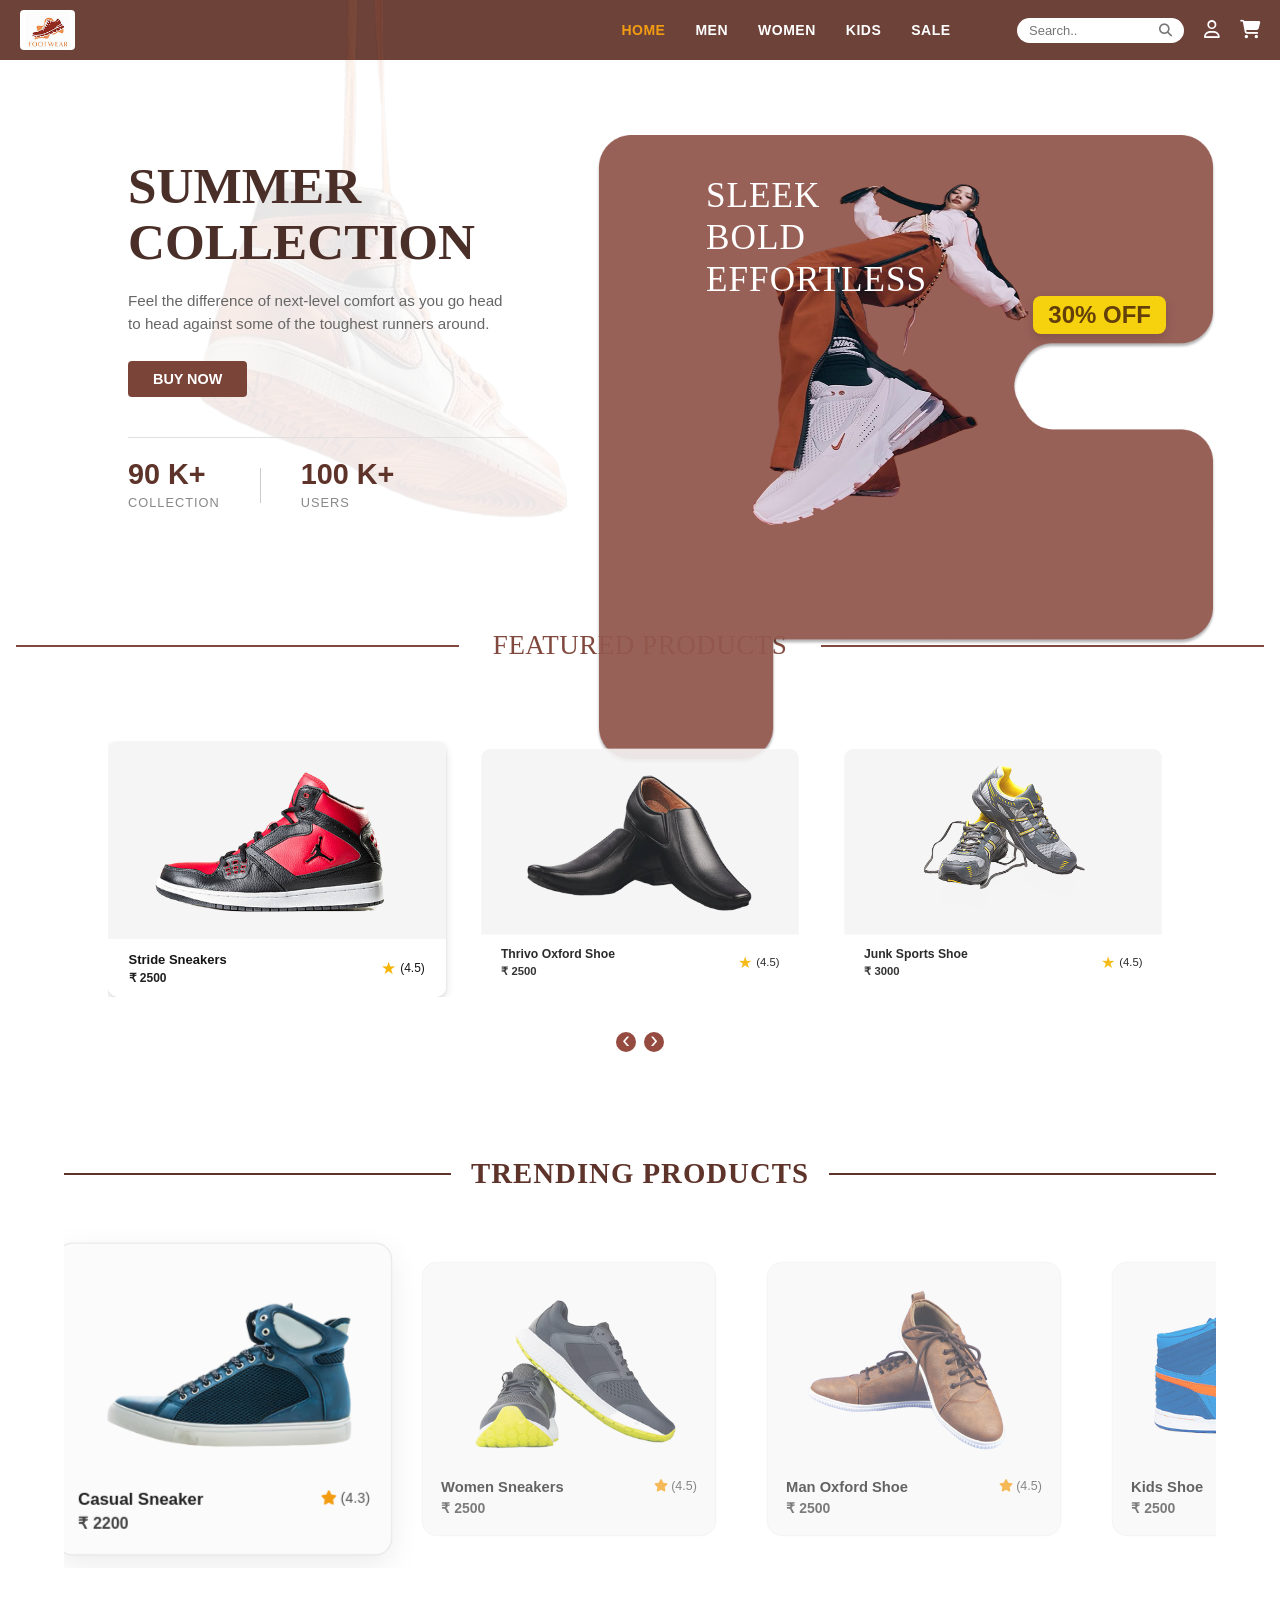
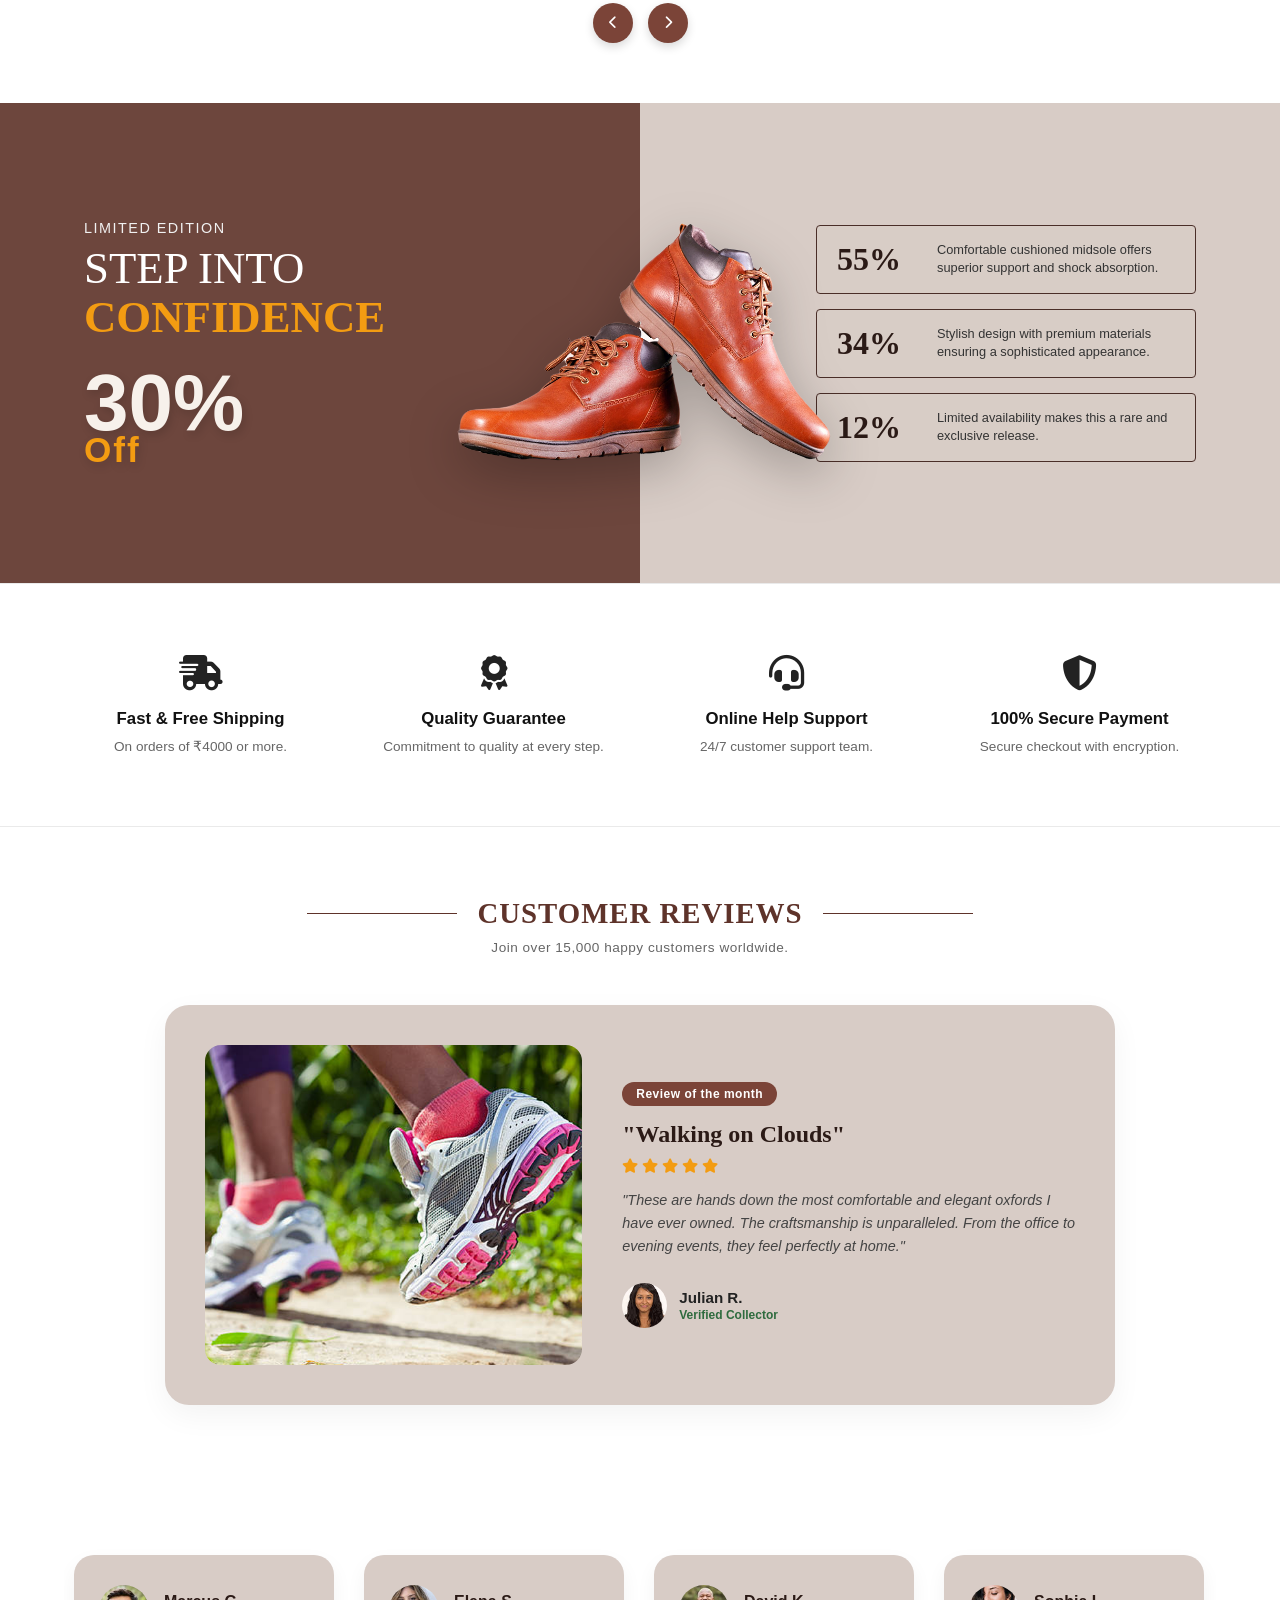
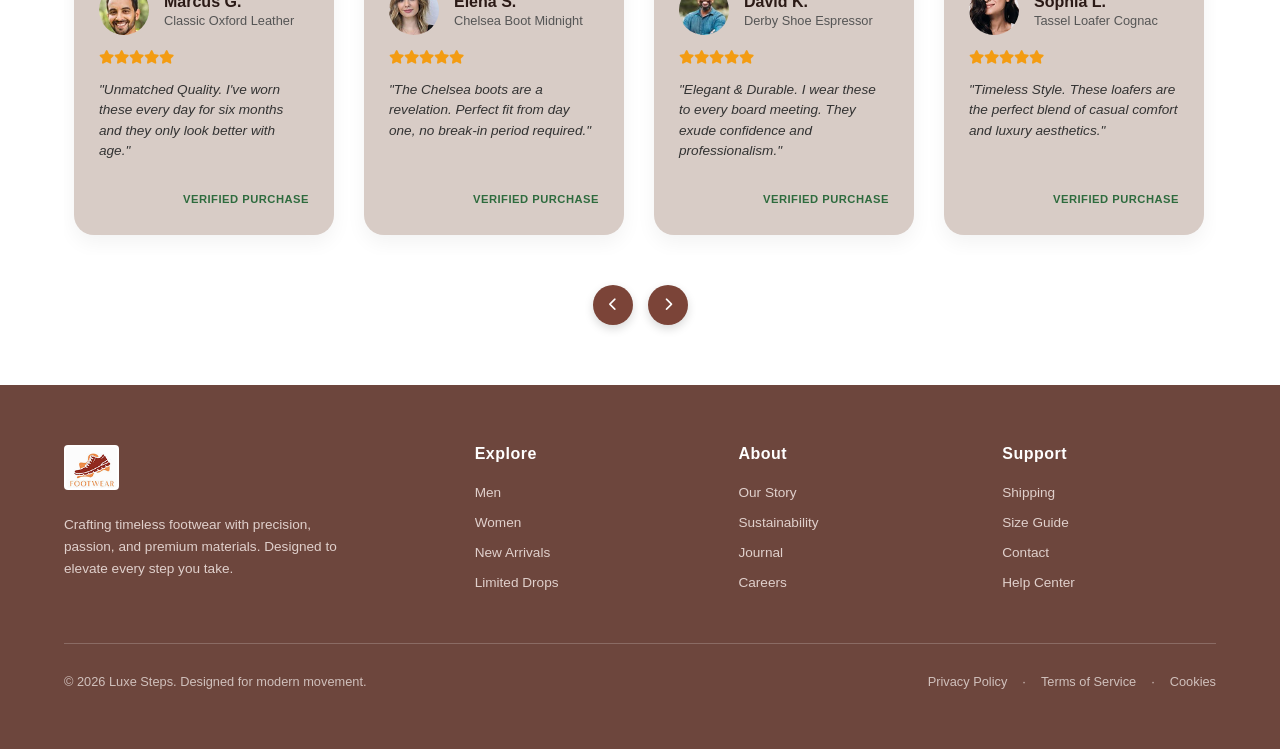
<file: index.html>
<!DOCTYPE html>
<html lang="en">

<head>
    <meta charset="UTF-8">
    <meta name="viewport" content="width=device-width, initial-scale=1.0">
    <title>Footwear</title>

    <link rel="stylesheet" href="https://cdnjs.cloudflare.com/ajax/libs/font-awesome/6.4.0/css/all.min.css">
    <link rel="stylesheet" href="style.css">
</head>

<body>
    <header class="header">
        <div class="header-container">
            <div class="logo">
                <a href="index.html">
                    <img src="Image/image32.png" alt="Footwear Logo">
                </a>
            </div>

            <nav class="navbar" id="navbar">
                <ul class="nav-links">
                    <li><a href="index.html" class="active">HOME</a></li>
                    <li><a href="men.html">MEN</a></li>
                    <li><a href="women.html">WOMEN</a></li>
                    <li><a href="kids.html">KIDS</a></li>
                    <li><a href="sale.html">SALE</a></li>
                </ul>
            </nav>

            <div class="header-right">
                <div class="search-box">
                    <input type="text" placeholder="Search..">
                    <button type="submit"><i class="fa-solid fa-magnifying-glass"></i></button>
                </div>
                <a href="#" class="icon-link"><i class="fa-regular fa-user"></i></a>
                <a href="#" class="icon-link"><i class="fa-solid fa-cart-shopping"></i></a>

                <div class="hamburger" id="hamburger">
                    <i class="fa-solid fa-bars"></i>
                </div>
            </div>
        </div>
    </header>

    <main>

        <section class="hero-section">
            <img src="Image/image14.png" alt="">
            <div class="hero-left">
                <h1>SUMMER<br>COLLECTION</h1>
                <p>Feel the difference of next-level comfort as you go head to head against some of the toughest
                    runners around.</p>
                <button class="buy-btn">BUY NOW</button>

                <div class="hero-stats">
                    <div class="stat-item">
                        <h3>90 K+</h3>
                        <p>COLLECTION</p>
                    </div>
                    <div class="stat-divider"></div>
                    <div class="stat-item">
                        <h3>100 K+</h3>
                        <p>USERS</p>
                    </div>
                </div>
            </div>

            <div class="hero-right">
                <img src="Image/Rectangle3353.png" alt="">
                <div class="hero-card">
                    <img src="Image/Rectangle.png" alt="">
                    <h2>SLEEK<br>BOLD<br>EFFORTLESS</h2>
                    <div class="discount-badge">30% OFF</div>
                </div>
            </div>
        </section>



        <section class="featured-products">


            <div class="featured-heading">
                <span></span>
                <h2>FEATURED PRODUCTS</h2>
                <span></span>
            </div>

            <div class="product-slider">
                <div class="product-track" id="productTrack">

                    <div class="product-card">
                        <div class="product-image">
                            <img src="Image/image11.png" alt="Stride Sneakers">
                        </div>

                        <div class="product-info">
                            <div>
                                <h3>Stride Sneakers</h3>
                                <p>₹ 2500</p>
                            </div>

                            <div class="rating">
                                <span class="star">★</span>
                                <span>(4.5)</span>
                            </div>
                        </div>
                    </div>

                    <div class="product-card active">
                        <div class="product-image">
                            <img src="Image/image13.png" alt="Thrivo Oxford Shoe">
                        </div>

                        <div class="product-info">
                            <div>
                                <h3>Thrivo Oxford Shoe</h3>
                                <p>₹ 2500</p>
                            </div>

                            <div class="rating">
                                <span class="star">★</span>
                                <span>(4.5)</span>
                            </div>
                        </div>
                    </div>

                    <div class="product-card">
                        <div class="product-image">
                            <img src="Image/image12.png" alt="Junk Sports Shoe">
                        </div>

                        <div class="product-info">
                            <div>
                                <h3>Junk Sports Shoe</h3>
                                <p>₹ 3000</p>
                            </div>

                            <div class="rating">
                                <span class="star">★</span>
                                <span>(4.5)</span>
                            </div>
                        </div>
                    </div>

                    <div class="product-card">
                        <div class="product-image">
                            <img src="Image/image64.png" alt="Women Sports Shoe">
                        </div>

                        <div class="product-info">
                            <div>
                                <h3>Women Sports Shoe</h3>
                                <p>₹ 3000</p>
                            </div>

                            <div class="rating">
                                <span class="star">★</span>
                                <span>(4.5)</span>
                            </div>
                        </div>
                    </div>

                    <div class="product-card">
                        <div class="product-image">
                            <img src="Image/image65.png" alt="Men Sports Shoe">
                        </div>

                        <div class="product-info">
                            <div>
                                <h3>Men Sports Shoe</h3>
                                <p>₹ 3000</p>
                            </div>

                            <div class="rating">
                                <span class="star">★</span>
                                <span>(4.5)</span>
                            </div>
                        </div>
                    </div>

                </div>
            </div>

            <div class="slider-controls">
                <button class="slider-btn prev" id="prevBtn">
                    <span>‹</span>
                </button>

                <button class="slider-btn next" id="nextBtn">
                    <span>›</span>
                </button>
            </div>

        </section>

        <section class="trending-section">
            <h2 class="trending-title">TRENDING PRODUCTS</h2>

            <div class="trending-slider-container">
                <div class="trending-track" id="trendingTrack">

                    <div class="trending-card">
                        <div class="trending-image">
                            <img src="Image/image66.png" alt="Casual Sneaker">
                        </div>
                        <div class="trending-info">
                            <div>
                                <div class="trending-name">Casual Sneaker</div>
                                <div class="trending-price">₹ 2200</div>
                            </div>
                            <div class="trending-rating">
                                <i class="fa-solid fa-star"></i> (4.3)
                            </div>
                        </div>
                    </div>

                    <div class="trending-card">
                        <div class="trending-image">
                            <img src="Image/image27.png" alt="Women Sneakers">
                        </div>
                        <div class="trending-info">
                            <div>
                                <div class="trending-name">Women Sneakers</div>
                                <div class="trending-price">₹ 2500</div>
                            </div>
                            <div class="trending-rating">
                                <i class="fa-solid fa-star"></i> (4.5)
                            </div>
                        </div>
                    </div>

                    <div class="trending-card active-card">
                        <div class="trending-image">
                            <img src="Image/image25.png" alt="Man Oxford Shoe">
                        </div>
                        <div class="trending-info">
                            <div>
                                <div class="trending-name">Man Oxford Shoe</div>
                                <div class="trending-price">₹ 2500</div>
                            </div>
                            <div class="trending-rating">
                                <i class="fa-solid fa-star"></i> (4.5)
                            </div>
                        </div>
                    </div>

                    <div class="trending-card">
                        <div class="trending-image">
                            <img src="Image/image26.png" alt="Kids Shoe">
                        </div>
                        <div class="trending-info">
                            <div>
                                <div class="trending-name">Kids Shoe</div>
                                <div class="trending-price">₹ 2500</div>
                            </div>
                            <div class="trending-rating">
                                <i class="fa-solid fa-star"></i> (4.5)
                            </div>
                        </div>
                    </div>

                    <div class="trending-card">
                        <div class="trending-image">
                            <img src="Image/image11.png" alt="Kids Sneaker">
                        </div>
                        <div class="trending-info">
                            <div>
                                <div class="trending-name">Kids Sneaker</div>
                                <div class="trending-price">₹ 2500</div>
                            </div>
                            <div class="trending-rating">
                                <i class="fa-solid fa-star"></i> (4.5)
                            </div>
                        </div>
                    </div>
                </div>
            </div>

            <div class="trending-controls">
                <button class="trending-btn" id="trendingPrev"><i class="fa-solid fa-chevron-left"></i></button>
                <button class="trending-btn" id="trendingNext"><i class="fa-solid fa-chevron-right"></i></button>
            </div>
        </section>

        <section class="promo-section">

            <div class="promo-left">
                <div class="limited-edition">Limited Edition</div>
                <h2>STEP INTO<br><span>CONFIDENCE</span></h2>

                <div class="discount-graphic">
                    30%
                    <span class="off-text">Off</span>
                </div>
            </div>

            <div class="promo-center-image">
                <img src="Image/image4.png" alt="Leather Boots">
            </div>

            <div class="promo-right">
                <div class="feature-box">
                    <h3>55%</h3>
                    <p>Comfortable cushioned midsole offers superior support and shock absorption.</p>
                </div>
                <div class="feature-box">
                    <h3>34%</h3>
                    <p>Stylish design with premium materials ensuring a sophisticated appearance.</p>
                </div>
                <div class="feature-box">
                    <h3>12%</h3>
                    <p>Limited availability makes this a rare and exclusive release.</p>
                </div>
            </div>
        </section>

        <section class="features-section">

            <div class="feature-item">
                <div class="feature-icon">
                    <i class="fa-solid fa-truck-fast"></i>
                </div>
                <div class="feature-title">Fast & Free Shipping</div>
                <div class="feature-desc">On orders of ₹4000 or more.</div>
            </div>

            <div class="feature-item">
                <div class="feature-icon">
                    <i class="fa-solid fa-award"></i>
                </div>
                <div class="feature-title">Quality Guarantee</div>
                <div class="feature-desc">Commitment to quality at every step.</div>
            </div>

            <div class="feature-item">
                <div class="feature-icon">
                    <i class="fa-solid fa-headset"></i>
                </div>
                <div class="feature-title">Online Help Support</div>
                <div class="feature-desc">24/7 customer support team.</div>
            </div>

            <div class="feature-item">
                <div class="feature-icon">
                    <i class="fa-solid fa-shield-halved"></i>
                </div>
                <div class="feature-title">100% Secure Payment</div>
                <div class="feature-desc">Secure checkout with encryption.</div>
            </div>
        </section>

        <section class="reviews-section">
            <div class="reviews-title-container">
                <h2 class="reviews-title">CUSTOMER REVIEWS</h2>
                <div class="reviews-subtitle">Join over 15,000 happy customers worldwide.</div>
            </div>

            <div class="review-card-wrapper">

                <div class="review-image">
                    <img src="Image/image39.png" alt="Customer Running">
                </div>

                <div class="review-content">
                    <div class="review-badge">Review of the month</div>
                    <h3 class="review-quote-title">"Walking on Clouds"</h3>
                    <div class="review-stars">
                        <i class="fa-solid fa-star"></i>
                        <i class="fa-solid fa-star"></i>
                        <i class="fa-solid fa-star"></i>
                        <i class="fa-solid fa-star"></i>
                        <i class="fa-solid fa-star"></i>
                    </div>
                    <p class="review-text">"These are hands down the most comfortable and elegant oxfords I have ever
                        owned. The craftsmanship is unparalleled. From the office to evening events, they feel perfectly
                        at home."</p>

                    <div class="reviewer-info">
                        <div class="reviewer-avatar">
                            <img src="Image/image50.png" alt="Julian R.">
                        </div>
                        <div class="reviewer-details">
                            <h4>Julian R.</h4>
                            <p>Verified Collector</p>
                        </div>
                    </div>
                </div>
            </div>
        </section>

        <section class="testimonial-slider-section">
            <div class="testimonial-container">
                <div class="testimonial-track" id="testimonialTrack">

                    <div class="testimonial-card">
                        <div>
                            <div class="testimonial-header">
                                <div class="testimonial-avatar">
                                    <img src="Image/image54.png" alt="Marcus G.">
                                </div>
                                <div class="testimonial-user-info">
                                    <h4>Marcus G.</h4>
                                    <p>Classic Oxford Leather</p>
                                </div>
                            </div>
                            <div class="testimonial-stars">
                                <i class="fa-solid fa-star"></i><i class="fa-solid fa-star"></i><i
                                    class="fa-solid fa-star"></i><i class="fa-solid fa-star"></i><i
                                    class="fa-solid fa-star"></i>
                            </div>
                            <p class="testimonial-quote">"Unmatched Quality. I've worn these every day for six months
                                and they only look better with age."</p>
                        </div>
                        <div class="verified-tag">VERIFIED PURCHASE</div>
                    </div>

                    <div class="testimonial-card">
                        <div>
                            <div class="testimonial-header">
                                <div class="testimonial-avatar">
                                    <img src="Image/image51.png" alt="Elena S.">
                                </div>
                                <div class="testimonial-user-info">
                                    <h4>Elena S.</h4>
                                    <p>Chelsea Boot Midnight</p>
                                </div>
                            </div>
                            <div class="testimonial-stars">
                                <i class="fa-solid fa-star"></i><i class="fa-solid fa-star"></i><i
                                    class="fa-solid fa-star"></i><i class="fa-solid fa-star"></i><i
                                    class="fa-solid fa-star"></i>
                            </div>
                            <p class="testimonial-quote">"The Chelsea boots are a revelation. Perfect fit from day one,
                                no break-in period required."</p>
                        </div>
                        <div class="verified-tag">VERIFIED PURCHASE</div>
                    </div>

                    <div class="testimonial-card">
                        <div>
                            <div class="testimonial-header">
                                <div class="testimonial-avatar">
                                    <img src="Image/image55.png" alt="David K.">
                                </div>
                                <div class="testimonial-user-info">
                                    <h4>David K.</h4>
                                    <p>Derby Shoe Espressor</p>
                                </div>
                            </div>
                            <div class="testimonial-stars">
                                <i class="fa-solid fa-star"></i><i class="fa-solid fa-star"></i><i
                                    class="fa-solid fa-star"></i><i class="fa-solid fa-star"></i><i
                                    class="fa-solid fa-star"></i>
                            </div>
                            <p class="testimonial-quote">"Elegant & Durable. I wear these to every board meeting. They
                                exude confidence and professionalism."</p>
                        </div>
                        <div class="verified-tag">VERIFIED PURCHASE</div>
                    </div>

                    <div class="testimonial-card">
                        <div>
                            <div class="testimonial-header">
                                <div class="testimonial-avatar">
                                    <img src="Image/image53.png" alt="Sophia L.">
                                </div>
                                <div class="testimonial-user-info">
                                    <h4>Sophia L.</h4>
                                    <p>Tassel Loafer Cognac</p>
                                </div>
                            </div>
                            <div class="testimonial-stars">
                                <i class="fa-solid fa-star"></i><i class="fa-solid fa-star"></i><i
                                    class="fa-solid fa-star"></i><i class="fa-solid fa-star"></i><i
                                    class="fa-solid fa-star"></i>
                            </div>
                            <p class="testimonial-quote">"Timeless Style. These loafers are the perfect blend of casual
                                comfort and luxury aesthetics."</p>
                        </div>
                        <div class="verified-tag">VERIFIED PURCHASE</div>
                    </div>

                    <div class="testimonial-card">
                        <div>
                            <div class="testimonial-header">
                                <div class="testimonial-avatar">
                                    <img src="Image/image51.png" alt="Liam M.">
                                </div>
                                <div class="testimonial-user-info">
                                    <h4>Liam M.</h4>
                                    <p>Urban Runner Pro</p>
                                </div>
                            </div>
                            <div class="testimonial-stars">
                                <i class="fa-solid fa-star"></i><i class="fa-solid fa-star"></i><i
                                    class="fa-solid fa-star"></i><i class="fa-solid fa-star"></i><i
                                    class="fa-solid fa-star"></i>
                            </div>
                            <p class="testimonial-quote">"Super lightweight and very supportive during my morning jogs.
                                Highly recommended!"</p>
                        </div>
                        <div class="verified-tag">VERIFIED PURCHASE</div>
                    </div>
                </div>
            </div>

            <div class="testimonial-controls">
                <button class="testimonial-btn" id="testPrevBtn"><i class="fa-solid fa-chevron-left"></i></button>
                <button class="testimonial-btn" id="testNextBtn"><i class="fa-solid fa-chevron-right"></i></button>
            </div>
        </section>
    </main>

    <footer class="footer-section">
        <div class="footer-container">

            <div class="footer-brand">
                <div class="footer-logo">
                    <img src="Image/image33.png" alt="Footwear Logo">
                </div>
                <p>Crafting timeless footwear with precision, passion, and premium materials. Designed to elevate every
                    step you take.</p>
            </div>

            <div class="footer-links-slider-wrapper">
                <div class="footer-links-track" id="footerTrack">
                    <div class="footer-col">
                        <h4>Explore</h4>
                        <ul>
                            <li><a href="#">Men</a></li>
                            <li><a href="#">Women</a></li>
                            <li><a href="#">New Arrivals</a></li>
                            <li><a href="#">Limited Drops</a></li>
                        </ul>
                    </div>
                    <div class="footer-col">
                        <h4>About</h4>
                        <ul>
                            <li><a href="#">Our Story</a></li>
                            <li><a href="#">Sustainability</a></li>
                            <li><a href="#">Journal</a></li>
                            <li><a href="#">Careers</a></li>
                        </ul>
                    </div>
                    <div class="footer-col">
                        <h4>Support</h4>
                        <ul>
                            <li><a href="#">Shipping</a></li>
                            <li><a href="#">Size Guide</a></li>
                            <li><a href="#">Contact</a></li>
                            <li><a href="#">Help Center</a></li>
                        </ul>
                    </div>
                </div>
            </div>
        </div>

        <div class="footer-bottom">
            <div>© 2026 Luxe Steps. Designed for modern movement.</div>
            <div class="footer-policies">
                <a href="#">Privacy Policy</a>
                <span>·</span>
                <a href="#">Terms of Service</a>
                <span>·</span>
                <a href="#">Cookies</a>
            </div>
        </div>
    </footer>

    <script src="script.js"></script>
</body>

</html>
</file>
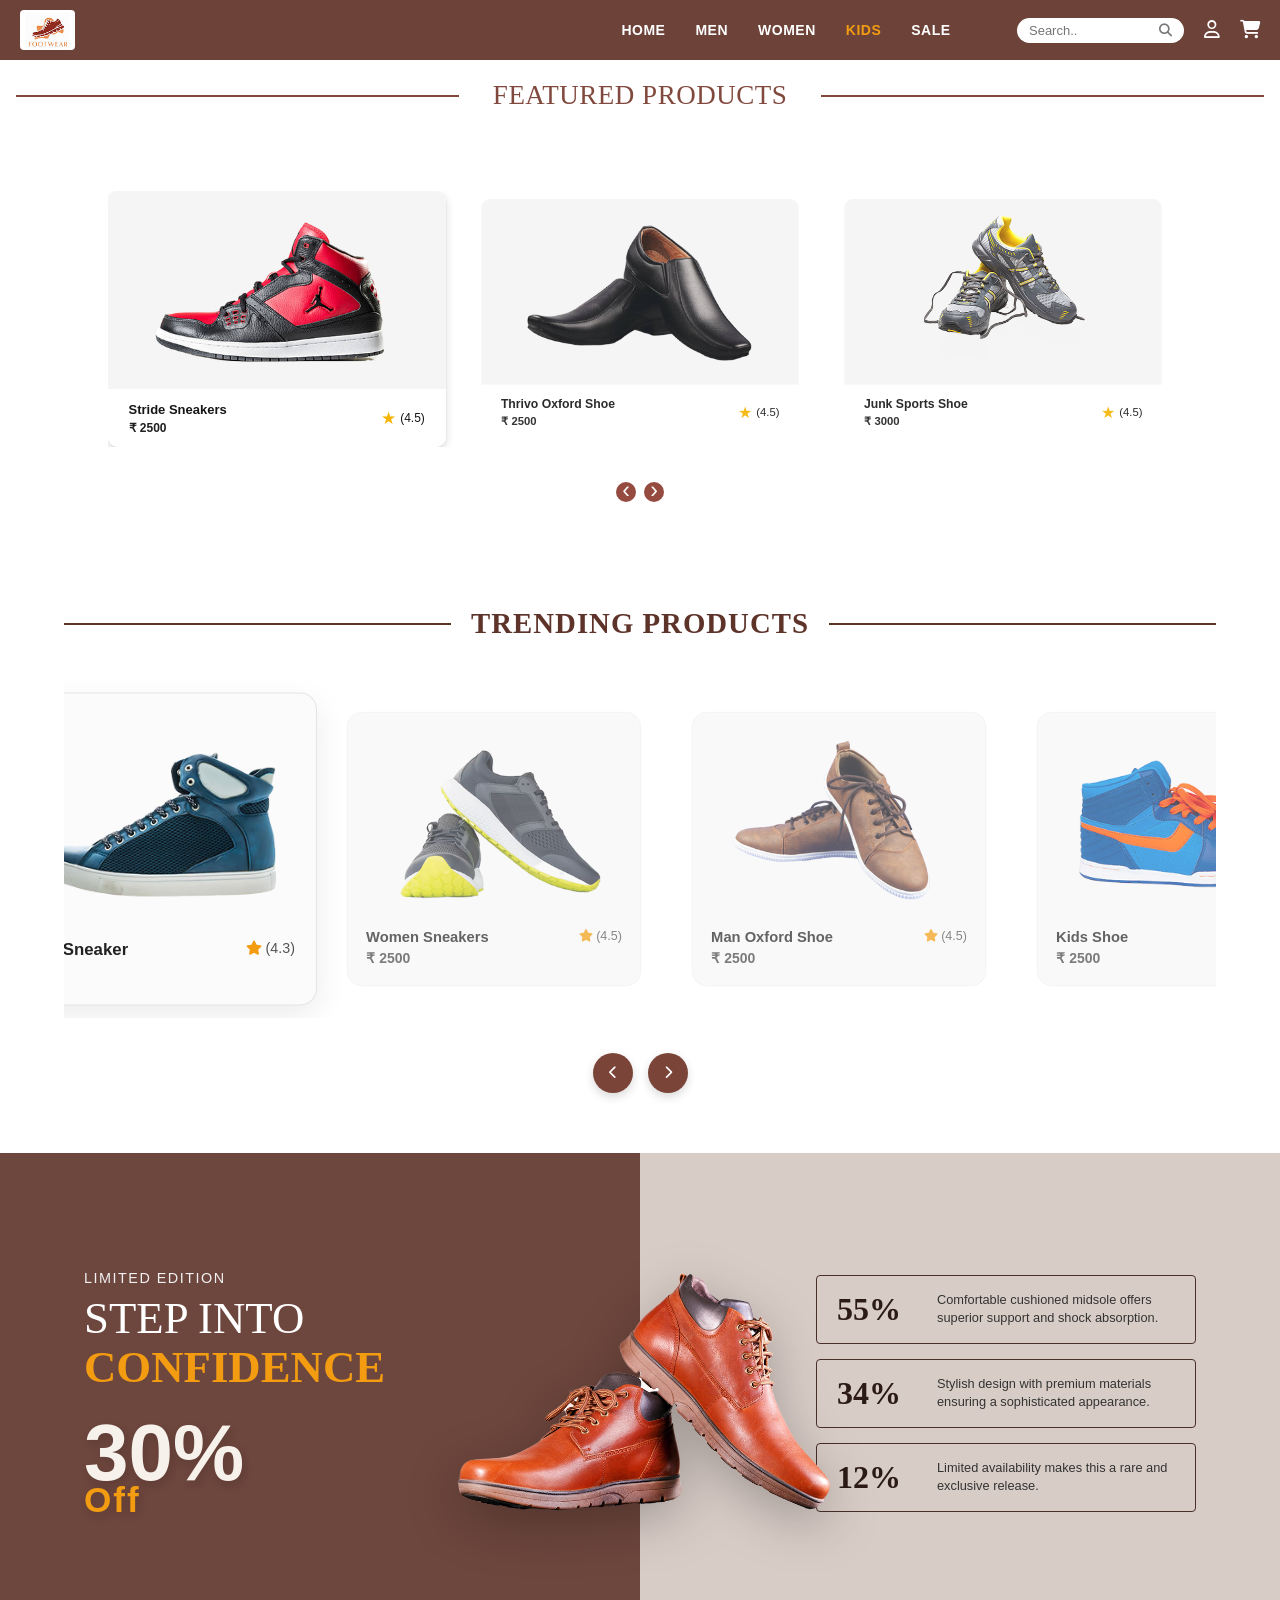
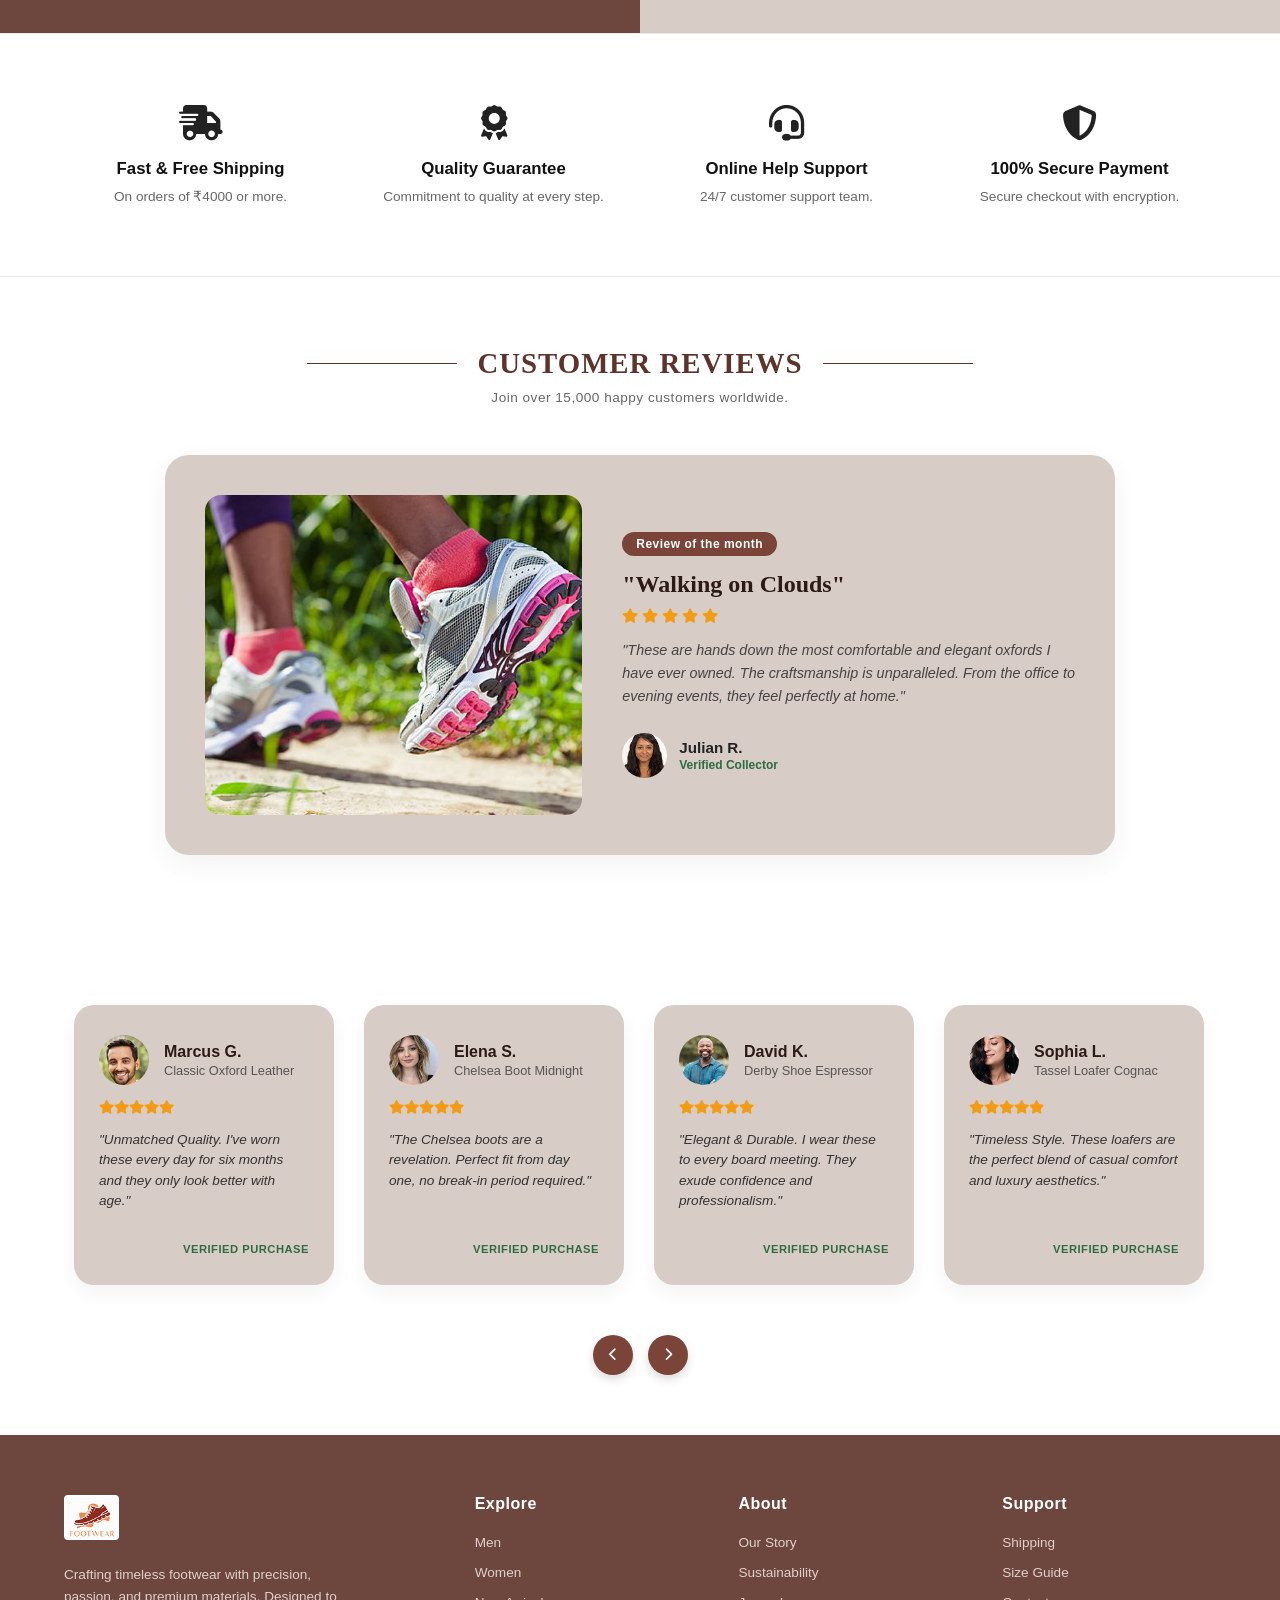
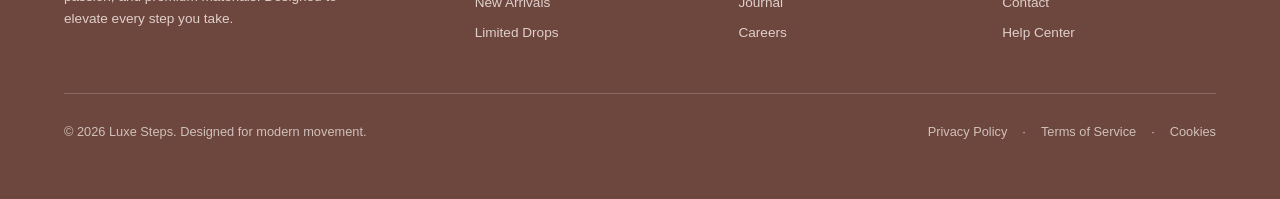
<file: kids.html>
<!DOCTYPE html>
<html lang="en">

<head>
    <meta charset="UTF-8">
    <meta name="viewport" content="width=device-width, initial-scale=1.0">
    <title>Footwear</title>

    <link rel="stylesheet" href="https://cdnjs.cloudflare.com/ajax/libs/font-awesome/6.4.0/css/all.min.css">
    <link rel="stylesheet" href="style.css">
</head>

<body>
    <header class="header">
        <div class="header-container">
            <div class="logo">
                <a href="index.html">
                    <img src="Image/image32.png" alt="Footwear Logo">
                </a>
            </div>

            <nav class="navbar" id="navbar">
                <ul class="nav-links">
                    <li><a href="index.html">HOME</a></li>
                    <li><a href="men.html">MEN</a></li>
                    <li><a href="women.html">WOMEN</a></li>
                    <li><a href="kids.html" class="active">KIDS</a></li>
                    <li><a href="sale.html">SALE</a></li>
                </ul>
            </nav>

            <div class="header-right">
                <div class="search-box">
                    <input type="text" placeholder="Search..">
                    <button type="submit"><i class="fa-solid fa-magnifying-glass"></i></button>
                </div>
                <a href="#" class="icon-link"><i class="fa-regular fa-user"></i></a>
                <a href="#" class="icon-link"><i class="fa-solid fa-cart-shopping"></i></a>

                <div class="hamburger" id="hamburger">
                    <i class="fa-solid fa-bars"></i>
                </div>
            </div>
        </div>
    </header>

    <main>

        <section class="featured-products">


            <div class="featured-heading">
                <span></span>
                <h2>FEATURED PRODUCTS</h2>
                <span></span>
            </div>

            <div class="product-slider">
                <div class="product-track" id="productTrack">

                    <div class="product-card">
                        <div class="product-image">
                            <img src="Image/image11.png" alt="Stride Sneakers">
                        </div>

                        <div class="product-info">
                            <div>
                                <h3>Stride Sneakers</h3>
                                <p>₹ 2500</p>
                            </div>

                            <div class="rating">
                                <span class="star">★</span>
                                <span>(4.5)</span>
                            </div>
                        </div>
                    </div>

                    <div class="product-card active">
                        <div class="product-image">
                            <img src="Image/image13.png" alt="Thrivo Oxford Shoe">
                        </div>

                        <div class="product-info">
                            <div>
                                <h3>Thrivo Oxford Shoe</h3>
                                <p>₹ 2500</p>
                            </div>

                            <div class="rating">
                                <span class="star">★</span>
                                <span>(4.5)</span>
                            </div>
                        </div>
                    </div>

                    <div class="product-card">
                        <div class="product-image">
                            <img src="Image/image12.png" alt="Junk Sports Shoe">
                        </div>

                        <div class="product-info">
                            <div>
                                <h3>Junk Sports Shoe</h3>
                                <p>₹ 3000</p>
                            </div>

                            <div class="rating">
                                <span class="star">★</span>
                                <span>(4.5)</span>
                            </div>
                        </div>
                    </div>

                    <div class="product-card">
                        <div class="product-image">
                            <img src="Image/image64.png" alt="Women Sports Shoe">
                        </div>

                        <div class="product-info">
                            <div>
                                <h3>Women Sports Shoe</h3>
                                <p>₹ 3000</p>
                            </div>

                            <div class="rating">
                                <span class="star">★</span>
                                <span>(4.5)</span>
                            </div>
                        </div>
                    </div>

                    <div class="product-card">
                        <div class="product-image">
                            <img src="Image/image65.png" alt="Men Sports Shoe">
                        </div>

                        <div class="product-info">
                            <div>
                                <h3>Men Sports Shoe</h3>
                                <p>₹ 3000</p>
                            </div>

                            <div class="rating">
                                <span class="star">★</span>
                                <span>(4.5)</span>
                            </div>
                        </div>
                    </div>

                </div>
            </div>

            <div class="slider-controls">
                <button class="slider-btn prev" id="prevBtn">
                    <span>‹</span>
                </button>

                <button class="slider-btn next" id="nextBtn">
                    <span>›</span>
                </button>
            </div>

        </section>

        <section class="trending-section">
            <h2 class="trending-title">TRENDING PRODUCTS</h2>

            <div class="trending-slider-container">
                <div class="trending-track" id="trendingTrack">

                    <div class="trending-card">
                        <div class="trending-image">
                            <img src="Image/image66.png" alt="Casual Sneaker">
                        </div>
                        <div class="trending-info">
                            <div>
                                <div class="trending-name">Casual Sneaker</div>
                                <div class="trending-price">₹ 2200</div>
                            </div>
                            <div class="trending-rating">
                                <i class="fa-solid fa-star"></i> (4.3)
                            </div>
                        </div>
                    </div>

                    <div class="trending-card">
                        <div class="trending-image">
                            <img src="Image/image27.png" alt="Women Sneakers">
                        </div>
                        <div class="trending-info">
                            <div>
                                <div class="trending-name">Women Sneakers</div>
                                <div class="trending-price">₹ 2500</div>
                            </div>
                            <div class="trending-rating">
                                <i class="fa-solid fa-star"></i> (4.5)
                            </div>
                        </div>
                    </div>

                    <div class="trending-card active-card">
                        <div class="trending-image">
                            <img src="Image/image25.png" alt="Man Oxford Shoe">
                        </div>
                        <div class="trending-info">
                            <div>
                                <div class="trending-name">Man Oxford Shoe</div>
                                <div class="trending-price">₹ 2500</div>
                            </div>
                            <div class="trending-rating">
                                <i class="fa-solid fa-star"></i> (4.5)
                            </div>
                        </div>
                    </div>

                    <div class="trending-card">
                        <div class="trending-image">
                            <img src="Image/image26.png" alt="Kids Shoe">
                        </div>
                        <div class="trending-info">
                            <div>
                                <div class="trending-name">Kids Shoe</div>
                                <div class="trending-price">₹ 2500</div>
                            </div>
                            <div class="trending-rating">
                                <i class="fa-solid fa-star"></i> (4.5)
                            </div>
                        </div>
                    </div>

                    <div class="trending-card">
                        <div class="trending-image">
                            <img src="Image/image11.png" alt="Kids Sneaker">
                        </div>
                        <div class="trending-info">
                            <div>
                                <div class="trending-name">Kids Sneaker</div>
                                <div class="trending-price">₹ 2500</div>
                            </div>
                            <div class="trending-rating">
                                <i class="fa-solid fa-star"></i> (4.5)
                            </div>
                        </div>
                    </div>
                </div>
            </div>

            <div class="trending-controls">
                <button class="trending-btn" id="trendingPrev"><i class="fa-solid fa-chevron-left"></i></button>
                <button class="trending-btn" id="trendingNext"><i class="fa-solid fa-chevron-right"></i></button>
            </div>
        </section>

        <section class="promo-section">

            <div class="promo-left">
                <div class="limited-edition">Limited Edition</div>
                <h2>STEP INTO<br><span>CONFIDENCE</span></h2>

                <div class="discount-graphic">
                    30%
                    <span class="off-text">Off</span>
                </div>
            </div>

            <div class="promo-center-image">
                <img src="Image/image4.png" alt="Leather Boots">
            </div>

            <div class="promo-right">
                <div class="feature-box">
                    <h3>55%</h3>
                    <p>Comfortable cushioned midsole offers superior support and shock absorption.</p>
                </div>
                <div class="feature-box">
                    <h3>34%</h3>
                    <p>Stylish design with premium materials ensuring a sophisticated appearance.</p>
                </div>
                <div class="feature-box">
                    <h3>12%</h3>
                    <p>Limited availability makes this a rare and exclusive release.</p>
                </div>
            </div>
        </section>

        <section class="features-section">

            <div class="feature-item">
                <div class="feature-icon">
                    <i class="fa-solid fa-truck-fast"></i>
                </div>
                <div class="feature-title">Fast & Free Shipping</div>
                <div class="feature-desc">On orders of ₹4000 or more.</div>
            </div>

            <div class="feature-item">
                <div class="feature-icon">
                    <i class="fa-solid fa-award"></i>
                </div>
                <div class="feature-title">Quality Guarantee</div>
                <div class="feature-desc">Commitment to quality at every step.</div>
            </div>

            <div class="feature-item">
                <div class="feature-icon">
                    <i class="fa-solid fa-headset"></i>
                </div>
                <div class="feature-title">Online Help Support</div>
                <div class="feature-desc">24/7 customer support team.</div>
            </div>

            <div class="feature-item">
                <div class="feature-icon">
                    <i class="fa-solid fa-shield-halved"></i>
                </div>
                <div class="feature-title">100% Secure Payment</div>
                <div class="feature-desc">Secure checkout with encryption.</div>
            </div>
        </section>

        <section class="reviews-section">
            <div class="reviews-title-container">
                <h2 class="reviews-title">CUSTOMER REVIEWS</h2>
                <div class="reviews-subtitle">Join over 15,000 happy customers worldwide.</div>
            </div>

            <div class="review-card-wrapper">

                <div class="review-image">
                    <img src="Image/image39.png" alt="Customer Running">
                </div>

                <div class="review-content">
                    <div class="review-badge">Review of the month</div>
                    <h3 class="review-quote-title">"Walking on Clouds"</h3>
                    <div class="review-stars">
                        <i class="fa-solid fa-star"></i>
                        <i class="fa-solid fa-star"></i>
                        <i class="fa-solid fa-star"></i>
                        <i class="fa-solid fa-star"></i>
                        <i class="fa-solid fa-star"></i>
                    </div>
                    <p class="review-text">"These are hands down the most comfortable and elegant oxfords I have ever
                        owned. The craftsmanship is unparalleled. From the office to evening events, they feel perfectly
                        at home."</p>

                    <div class="reviewer-info">
                        <div class="reviewer-avatar">
                            <img src="Image/image50.png" alt="Julian R.">
                        </div>
                        <div class="reviewer-details">
                            <h4>Julian R.</h4>
                            <p>Verified Collector</p>
                        </div>
                    </div>
                </div>
            </div>
        </section>

        <section class="testimonial-slider-section">
            <div class="testimonial-container">
                <div class="testimonial-track" id="testimonialTrack">

                    <div class="testimonial-card">
                        <div>
                            <div class="testimonial-header">
                                <div class="testimonial-avatar">
                                    <img src="Image/image54.png" alt="Marcus G.">
                                </div>
                                <div class="testimonial-user-info">
                                    <h4>Marcus G.</h4>
                                    <p>Classic Oxford Leather</p>
                                </div>
                            </div>
                            <div class="testimonial-stars">
                                <i class="fa-solid fa-star"></i><i class="fa-solid fa-star"></i><i
                                    class="fa-solid fa-star"></i><i class="fa-solid fa-star"></i><i
                                    class="fa-solid fa-star"></i>
                            </div>
                            <p class="testimonial-quote">"Unmatched Quality. I've worn these every day for six months
                                and they only look better with age."</p>
                        </div>
                        <div class="verified-tag">VERIFIED PURCHASE</div>
                    </div>

                    <div class="testimonial-card">
                        <div>
                            <div class="testimonial-header">
                                <div class="testimonial-avatar">
                                    <img src="Image/image51.png" alt="Elena S.">
                                </div>
                                <div class="testimonial-user-info">
                                    <h4>Elena S.</h4>
                                    <p>Chelsea Boot Midnight</p>
                                </div>
                            </div>
                            <div class="testimonial-stars">
                                <i class="fa-solid fa-star"></i><i class="fa-solid fa-star"></i><i
                                    class="fa-solid fa-star"></i><i class="fa-solid fa-star"></i><i
                                    class="fa-solid fa-star"></i>
                            </div>
                            <p class="testimonial-quote">"The Chelsea boots are a revelation. Perfect fit from day one,
                                no break-in period required."</p>
                        </div>
                        <div class="verified-tag">VERIFIED PURCHASE</div>
                    </div>

                    <div class="testimonial-card">
                        <div>
                            <div class="testimonial-header">
                                <div class="testimonial-avatar">
                                    <img src="Image/image55.png" alt="David K.">
                                </div>
                                <div class="testimonial-user-info">
                                    <h4>David K.</h4>
                                    <p>Derby Shoe Espressor</p>
                                </div>
                            </div>
                            <div class="testimonial-stars">
                                <i class="fa-solid fa-star"></i><i class="fa-solid fa-star"></i><i
                                    class="fa-solid fa-star"></i><i class="fa-solid fa-star"></i><i
                                    class="fa-solid fa-star"></i>
                            </div>
                            <p class="testimonial-quote">"Elegant & Durable. I wear these to every board meeting. They
                                exude confidence and professionalism."</p>
                        </div>
                        <div class="verified-tag">VERIFIED PURCHASE</div>
                    </div>

                    <div class="testimonial-card">
                        <div>
                            <div class="testimonial-header">
                                <div class="testimonial-avatar">
                                    <img src="Image/image53.png" alt="Sophia L.">
                                </div>
                                <div class="testimonial-user-info">
                                    <h4>Sophia L.</h4>
                                    <p>Tassel Loafer Cognac</p>
                                </div>
                            </div>
                            <div class="testimonial-stars">
                                <i class="fa-solid fa-star"></i><i class="fa-solid fa-star"></i><i
                                    class="fa-solid fa-star"></i><i class="fa-solid fa-star"></i><i
                                    class="fa-solid fa-star"></i>
                            </div>
                            <p class="testimonial-quote">"Timeless Style. These loafers are the perfect blend of casual
                                comfort and luxury aesthetics."</p>
                        </div>
                        <div class="verified-tag">VERIFIED PURCHASE</div>
                    </div>

                    <div class="testimonial-card">
                        <div>
                            <div class="testimonial-header">
                                <div class="testimonial-avatar">
                                    <img src="Image/image51.png" alt="Liam M.">
                                </div>
                                <div class="testimonial-user-info">
                                    <h4>Liam M.</h4>
                                    <p>Urban Runner Pro</p>
                                </div>
                            </div>
                            <div class="testimonial-stars">
                                <i class="fa-solid fa-star"></i><i class="fa-solid fa-star"></i><i
                                    class="fa-solid fa-star"></i><i class="fa-solid fa-star"></i><i
                                    class="fa-solid fa-star"></i>
                            </div>
                            <p class="testimonial-quote">"Super lightweight and very supportive during my morning jogs.
                                Highly recommended!"</p>
                        </div>
                        <div class="verified-tag">VERIFIED PURCHASE</div>
                    </div>
                </div>
            </div>

            <div class="testimonial-controls">
                <button class="testimonial-btn" id="testPrevBtn"><i class="fa-solid fa-chevron-left"></i></button>
                <button class="testimonial-btn" id="testNextBtn"><i class="fa-solid fa-chevron-right"></i></button>
            </div>
        </section>
    </main>

    <footer class="footer-section">
        <div class="footer-container">

            <div class="footer-brand">
                <div class="footer-logo">
                    <img src="Image/image33.png" alt="Footwear Logo">
                </div>
                <p>Crafting timeless footwear with precision, passion, and premium materials. Designed to elevate every
                    step you take.</p>
            </div>

            <div class="footer-links-slider-wrapper">
                <div class="footer-links-track" id="footerTrack">
                    <div class="footer-col">
                        <h4>Explore</h4>
                        <ul>
                            <li><a href="#">Men</a></li>
                            <li><a href="#">Women</a></li>
                            <li><a href="#">New Arrivals</a></li>
                            <li><a href="#">Limited Drops</a></li>
                        </ul>
                    </div>
                    <div class="footer-col">
                        <h4>About</h4>
                        <ul>
                            <li><a href="#">Our Story</a></li>
                            <li><a href="#">Sustainability</a></li>
                            <li><a href="#">Journal</a></li>
                            <li><a href="#">Careers</a></li>
                        </ul>
                    </div>
                    <div class="footer-col">
                        <h4>Support</h4>
                        <ul>
                            <li><a href="#">Shipping</a></li>
                            <li><a href="#">Size Guide</a></li>
                            <li><a href="#">Contact</a></li>
                            <li><a href="#">Help Center</a></li>
                        </ul>
                    </div>
                </div>
            </div>
        </div>

        <div class="footer-bottom">
            <div>© 2026 Luxe Steps. Designed for modern movement.</div>
            <div class="footer-policies">
                <a href="#">Privacy Policy</a>
                <span>·</span>
                <a href="#">Terms of Service</a>
                <span>·</span>
                <a href="#">Cookies</a>
            </div>
        </div>
    </footer>

    <script src="script.js"></script>
</body>

</html>
</file>
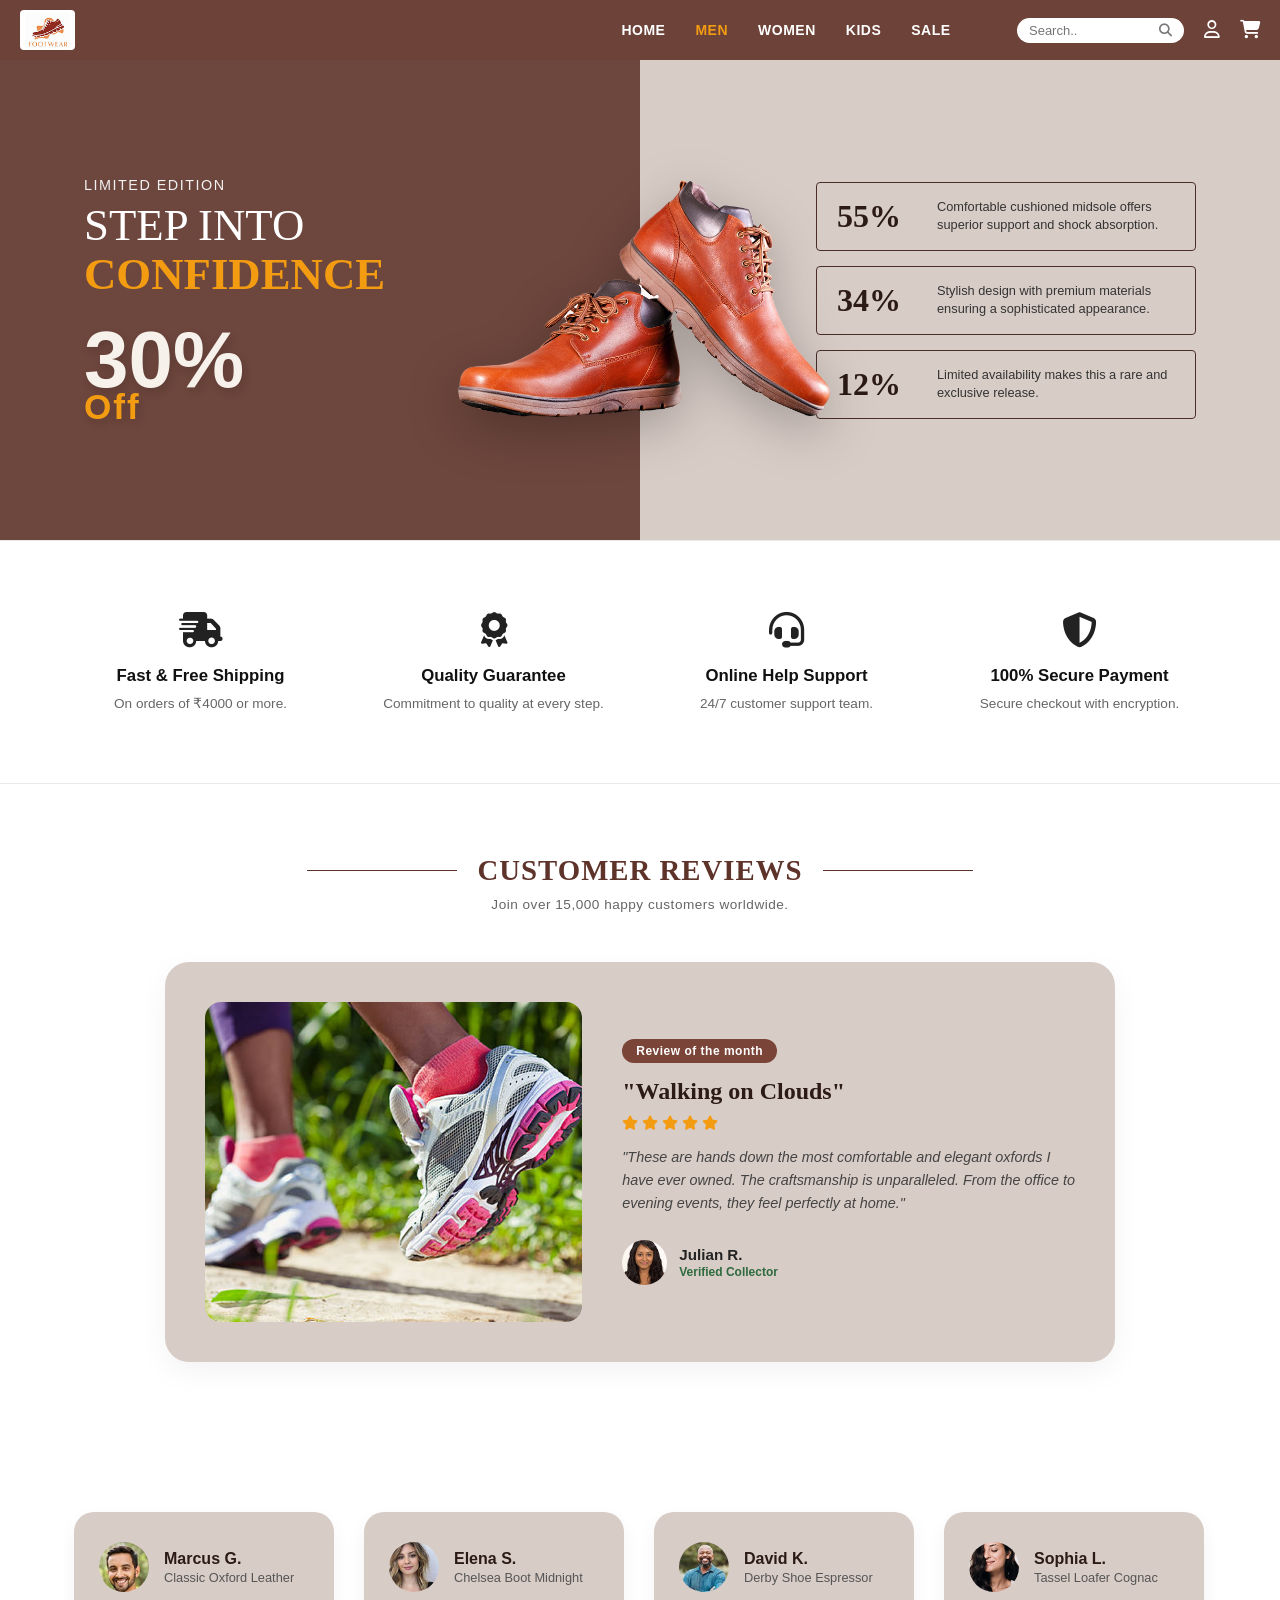
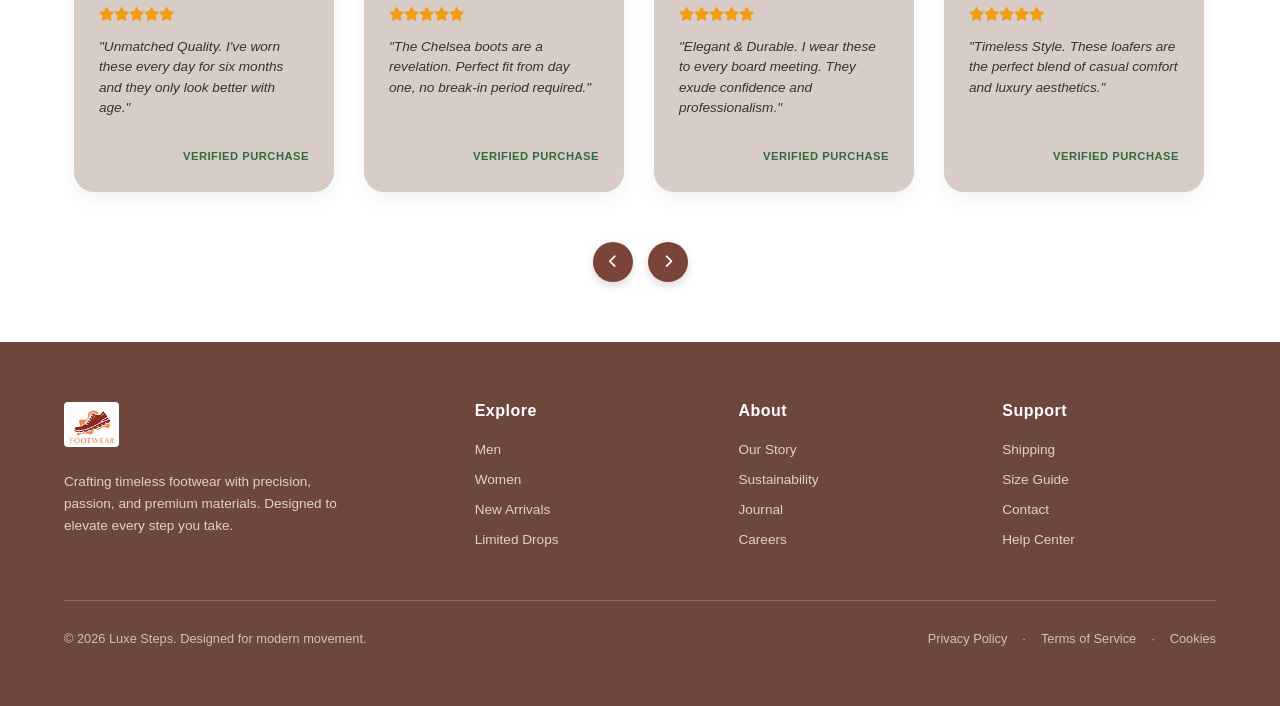
<file: men.html>
<!DOCTYPE html>
<html lang="en">

<head>
    <meta charset="UTF-8">
    <meta name="viewport" content="width=device-width, initial-scale=1.0">
    <title>Footwear</title>

    <link rel="stylesheet" href="https://cdnjs.cloudflare.com/ajax/libs/font-awesome/6.4.0/css/all.min.css">
    <link rel="stylesheet" href="style.css">
</head>

<body>
    <header class="header">
        <div class="header-container">
            <div class="logo">
                <a href="index.html">
                    <img src="Image/image32.png" alt="Footwear Logo">
                </a>
            </div>

            <nav class="navbar" id="navbar">
                <ul class="nav-links">
                    <li><a href="index.html">HOME</a></li>
                    <li><a href="men.html" class="active">MEN</a></li>
                    <li><a href="women.html">WOMEN</a></li>
                    <li><a href="kids.html">KIDS</a></li>
                    <li><a href="sale.html">SALE</a></li>
                </ul>
            </nav>

            <div class="header-right">
                <div class="search-box">
                    <input type="text" placeholder="Search..">
                    <button type="submit"><i class="fa-solid fa-magnifying-glass"></i></button>
                </div>
                <a href="#" class="icon-link"><i class="fa-regular fa-user"></i></a>
                <a href="#" class="icon-link"><i class="fa-solid fa-cart-shopping"></i></a>

                <div class="hamburger" id="hamburger">
                    <i class="fa-solid fa-bars"></i>
                </div>
            </div>
        </div>
    </header>

    <main>

        <section class="promo-section">

            <div class="promo-left">
                <div class="limited-edition">Limited Edition</div>
                <h2>STEP INTO<br><span>CONFIDENCE</span></h2>

                <div class="discount-graphic">
                    30%
                    <span class="off-text">Off</span>
                </div>
            </div>

            <div class="promo-center-image">
                <img src="Image/image4.png" alt="Leather Boots">
            </div>

            <div class="promo-right">
                <div class="feature-box">
                    <h3>55%</h3>
                    <p>Comfortable cushioned midsole offers superior support and shock absorption.</p>
                </div>
                <div class="feature-box">
                    <h3>34%</h3>
                    <p>Stylish design with premium materials ensuring a sophisticated appearance.</p>
                </div>
                <div class="feature-box">
                    <h3>12%</h3>
                    <p>Limited availability makes this a rare and exclusive release.</p>
                </div>
            </div>
        </section>

        <section class="features-section">

            <div class="feature-item">
                <div class="feature-icon">
                    <i class="fa-solid fa-truck-fast"></i>
                </div>
                <div class="feature-title">Fast & Free Shipping</div>
                <div class="feature-desc">On orders of ₹4000 or more.</div>
            </div>

            <div class="feature-item">
                <div class="feature-icon">
                    <i class="fa-solid fa-award"></i>
                </div>
                <div class="feature-title">Quality Guarantee</div>
                <div class="feature-desc">Commitment to quality at every step.</div>
            </div>

            <div class="feature-item">
                <div class="feature-icon">
                    <i class="fa-solid fa-headset"></i>
                </div>
                <div class="feature-title">Online Help Support</div>
                <div class="feature-desc">24/7 customer support team.</div>
            </div>

            <div class="feature-item">
                <div class="feature-icon">
                    <i class="fa-solid fa-shield-halved"></i>
                </div>
                <div class="feature-title">100% Secure Payment</div>
                <div class="feature-desc">Secure checkout with encryption.</div>
            </div>
        </section>

        <section class="reviews-section">
            <div class="reviews-title-container">
                <h2 class="reviews-title">CUSTOMER REVIEWS</h2>
                <div class="reviews-subtitle">Join over 15,000 happy customers worldwide.</div>
            </div>

            <div class="review-card-wrapper">

                <div class="review-image">
                    <img src="Image/image39.png" alt="Customer Running">
                </div>

                <div class="review-content">
                    <div class="review-badge">Review of the month</div>
                    <h3 class="review-quote-title">"Walking on Clouds"</h3>
                    <div class="review-stars">
                        <i class="fa-solid fa-star"></i>
                        <i class="fa-solid fa-star"></i>
                        <i class="fa-solid fa-star"></i>
                        <i class="fa-solid fa-star"></i>
                        <i class="fa-solid fa-star"></i>
                    </div>
                    <p class="review-text">"These are hands down the most comfortable and elegant oxfords I have ever
                        owned. The craftsmanship is unparalleled. From the office to evening events, they feel perfectly
                        at home."</p>

                    <div class="reviewer-info">
                        <div class="reviewer-avatar">
                            <img src="Image/image50.png" alt="Julian R.">
                        </div>
                        <div class="reviewer-details">
                            <h4>Julian R.</h4>
                            <p>Verified Collector</p>
                        </div>
                    </div>
                </div>
            </div>
        </section>

        <section class="testimonial-slider-section">
            <div class="testimonial-container">
                <div class="testimonial-track" id="testimonialTrack">

                    <div class="testimonial-card">
                        <div>
                            <div class="testimonial-header">
                                <div class="testimonial-avatar">
                                    <img src="Image/image54.png" alt="Marcus G.">
                                </div>
                                <div class="testimonial-user-info">
                                    <h4>Marcus G.</h4>
                                    <p>Classic Oxford Leather</p>
                                </div>
                            </div>
                            <div class="testimonial-stars">
                                <i class="fa-solid fa-star"></i><i class="fa-solid fa-star"></i><i
                                    class="fa-solid fa-star"></i><i class="fa-solid fa-star"></i><i
                                    class="fa-solid fa-star"></i>
                            </div>
                            <p class="testimonial-quote">"Unmatched Quality. I've worn these every day for six months
                                and they only look better with age."</p>
                        </div>
                        <div class="verified-tag">VERIFIED PURCHASE</div>
                    </div>

                    <div class="testimonial-card">
                        <div>
                            <div class="testimonial-header">
                                <div class="testimonial-avatar">
                                    <img src="Image/image51.png" alt="Elena S.">
                                </div>
                                <div class="testimonial-user-info">
                                    <h4>Elena S.</h4>
                                    <p>Chelsea Boot Midnight</p>
                                </div>
                            </div>
                            <div class="testimonial-stars">
                                <i class="fa-solid fa-star"></i><i class="fa-solid fa-star"></i><i
                                    class="fa-solid fa-star"></i><i class="fa-solid fa-star"></i><i
                                    class="fa-solid fa-star"></i>
                            </div>
                            <p class="testimonial-quote">"The Chelsea boots are a revelation. Perfect fit from day one,
                                no break-in period required."</p>
                        </div>
                        <div class="verified-tag">VERIFIED PURCHASE</div>
                    </div>

                    <div class="testimonial-card">
                        <div>
                            <div class="testimonial-header">
                                <div class="testimonial-avatar">
                                    <img src="Image/image55.png" alt="David K.">
                                </div>
                                <div class="testimonial-user-info">
                                    <h4>David K.</h4>
                                    <p>Derby Shoe Espressor</p>
                                </div>
                            </div>
                            <div class="testimonial-stars">
                                <i class="fa-solid fa-star"></i><i class="fa-solid fa-star"></i><i
                                    class="fa-solid fa-star"></i><i class="fa-solid fa-star"></i><i
                                    class="fa-solid fa-star"></i>
                            </div>
                            <p class="testimonial-quote">"Elegant & Durable. I wear these to every board meeting. They
                                exude confidence and professionalism."</p>
                        </div>
                        <div class="verified-tag">VERIFIED PURCHASE</div>
                    </div>

                    <div class="testimonial-card">
                        <div>
                            <div class="testimonial-header">
                                <div class="testimonial-avatar">
                                    <img src="Image/image53.png" alt="Sophia L.">
                                </div>
                                <div class="testimonial-user-info">
                                    <h4>Sophia L.</h4>
                                    <p>Tassel Loafer Cognac</p>
                                </div>
                            </div>
                            <div class="testimonial-stars">
                                <i class="fa-solid fa-star"></i><i class="fa-solid fa-star"></i><i
                                    class="fa-solid fa-star"></i><i class="fa-solid fa-star"></i><i
                                    class="fa-solid fa-star"></i>
                            </div>
                            <p class="testimonial-quote">"Timeless Style. These loafers are the perfect blend of casual
                                comfort and luxury aesthetics."</p>
                        </div>
                        <div class="verified-tag">VERIFIED PURCHASE</div>
                    </div>

                    <div class="testimonial-card">
                        <div>
                            <div class="testimonial-header">
                                <div class="testimonial-avatar">
                                    <img src="Image/image51.png" alt="Liam M.">
                                </div>
                                <div class="testimonial-user-info">
                                    <h4>Liam M.</h4>
                                    <p>Urban Runner Pro</p>
                                </div>
                            </div>
                            <div class="testimonial-stars">
                                <i class="fa-solid fa-star"></i><i class="fa-solid fa-star"></i><i
                                    class="fa-solid fa-star"></i><i class="fa-solid fa-star"></i><i
                                    class="fa-solid fa-star"></i>
                            </div>
                            <p class="testimonial-quote">"Super lightweight and very supportive during my morning jogs.
                                Highly recommended!"</p>
                        </div>
                        <div class="verified-tag">VERIFIED PURCHASE</div>
                    </div>
                </div>
            </div>

            <div class="testimonial-controls">
                <button class="testimonial-btn" id="testPrevBtn"><i class="fa-solid fa-chevron-left"></i></button>
                <button class="testimonial-btn" id="testNextBtn"><i class="fa-solid fa-chevron-right"></i></button>
            </div>
        </section>
    </main>

    <footer class="footer-section">
        <div class="footer-container">

            <div class="footer-brand">
                <div class="footer-logo">
                    <img src="Image/image33.png" alt="Footwear Logo">
                </div>
                <p>Crafting timeless footwear with precision, passion, and premium materials. Designed to elevate every
                    step you take.</p>
            </div>

            <div class="footer-links-slider-wrapper">
                <div class="footer-links-track" id="footerTrack">
                    <div class="footer-col">
                        <h4>Explore</h4>
                        <ul>
                            <li><a href="#">Men</a></li>
                            <li><a href="#">Women</a></li>
                            <li><a href="#">New Arrivals</a></li>
                            <li><a href="#">Limited Drops</a></li>
                        </ul>
                    </div>
                    <div class="footer-col">
                        <h4>About</h4>
                        <ul>
                            <li><a href="#">Our Story</a></li>
                            <li><a href="#">Sustainability</a></li>
                            <li><a href="#">Journal</a></li>
                            <li><a href="#">Careers</a></li>
                        </ul>
                    </div>
                    <div class="footer-col">
                        <h4>Support</h4>
                        <ul>
                            <li><a href="#">Shipping</a></li>
                            <li><a href="#">Size Guide</a></li>
                            <li><a href="#">Contact</a></li>
                            <li><a href="#">Help Center</a></li>
                        </ul>
                    </div>
                </div>
            </div>
        </div>

        <div class="footer-bottom">
            <div>© 2026 Luxe Steps. Designed for modern movement.</div>
            <div class="footer-policies">
                <a href="#">Privacy Policy</a>
                <span>·</span>
                <a href="#">Terms of Service</a>
                <span>·</span>
                <a href="#">Cookies</a>
            </div>
        </div>
    </footer>

    <script src="script.js"></script>
</body>

</html>
</file>
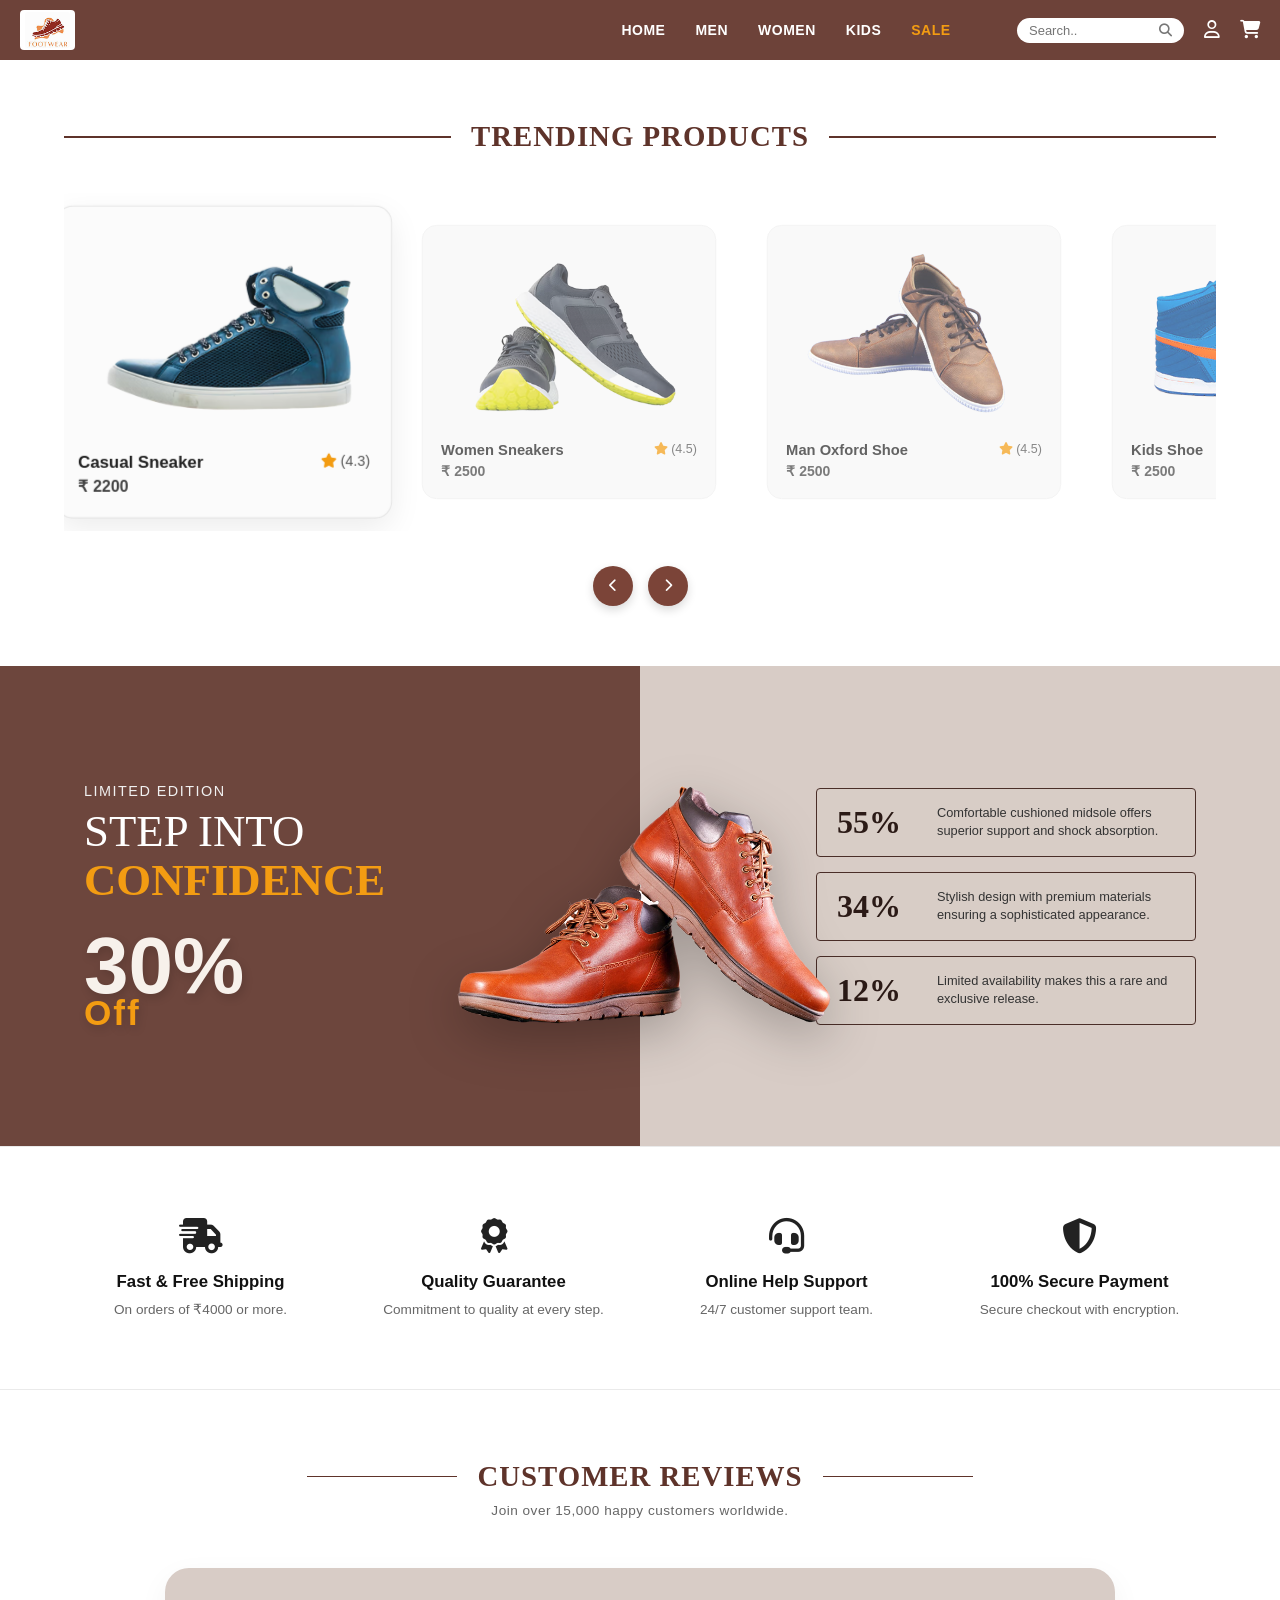
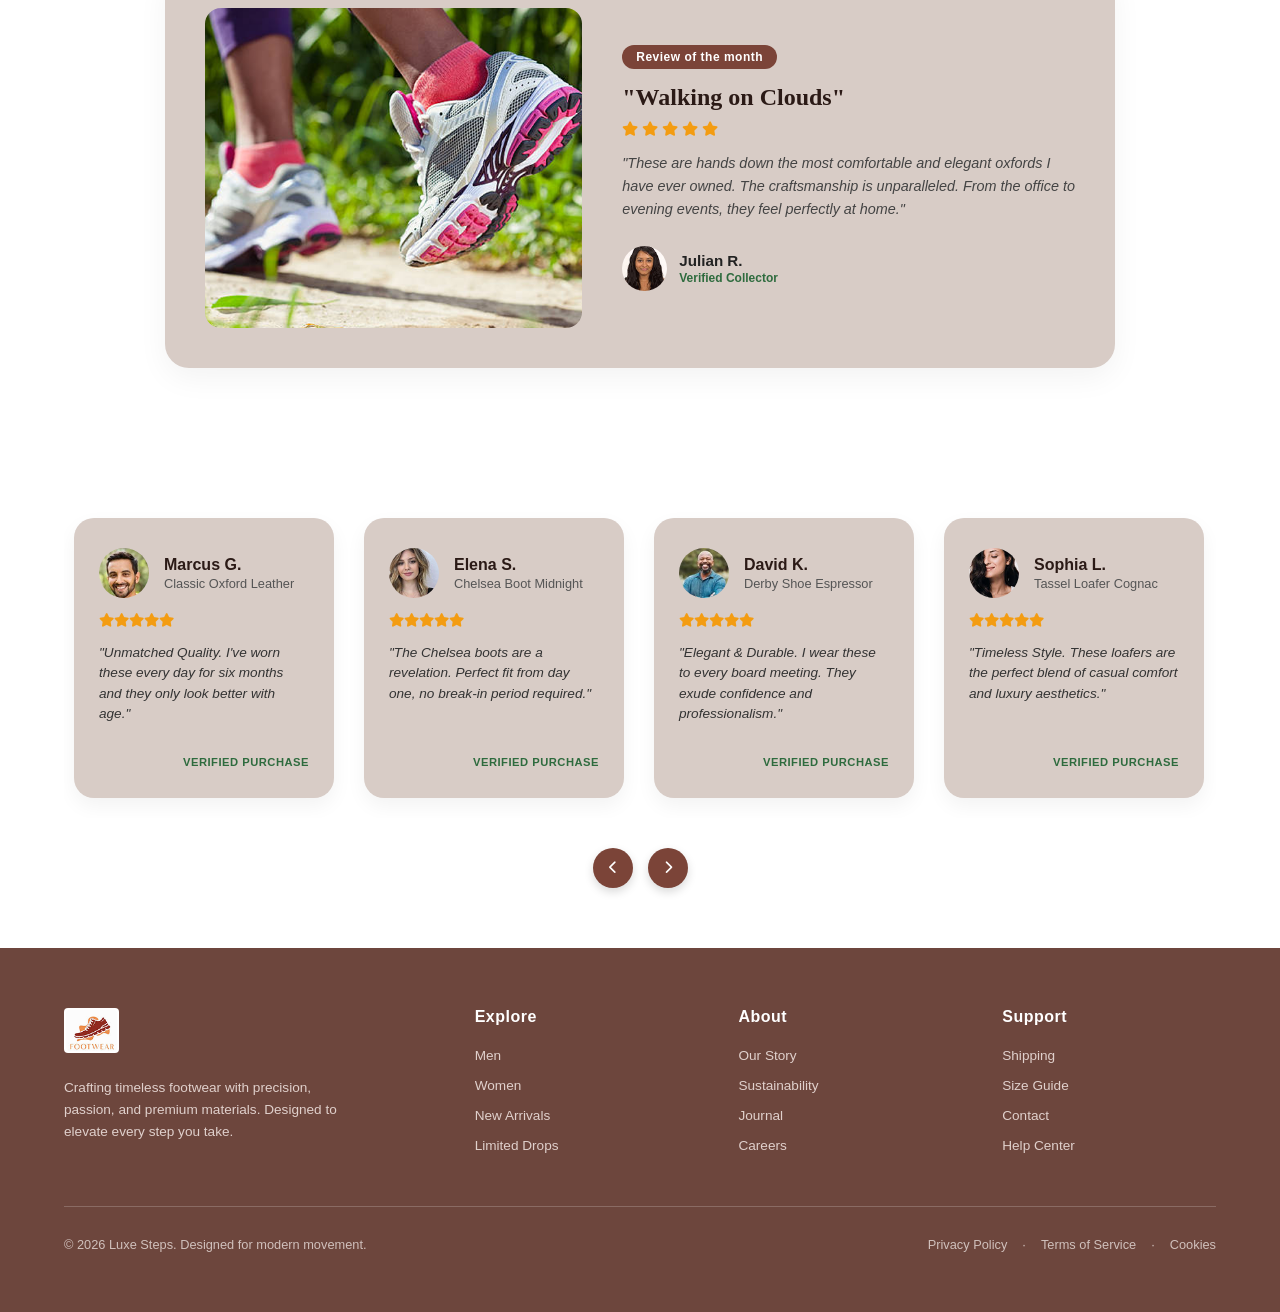
<file: sale.html>
<!DOCTYPE html>
<html lang="en">

<head>
    <meta charset="UTF-8">
    <meta name="viewport" content="width=device-width, initial-scale=1.0">
    <title>Footwear</title>

    <link rel="stylesheet" href="https://cdnjs.cloudflare.com/ajax/libs/font-awesome/6.4.0/css/all.min.css">
    <link rel="stylesheet" href="style.css">
</head>

<body>
    <header class="header">
        <div class="header-container">
            <div class="logo">
                <a href="index.html">
                    <img src="Image/image32.png" alt="Footwear Logo">
                </a>
            </div>

            <nav class="navbar" id="navbar">
                <ul class="nav-links">
                    <li><a href="index.html">HOME</a></li>
                    <li><a href="men.html">MEN</a></li>
                    <li><a href="women.html">WOMEN</a></li>
                    <li><a href="kids.html">KIDS</a></li>
                    <li><a href="sale.html" class="active">SALE</a></li>
                </ul>
            </nav>

            <div class="header-right">
                <div class="search-box">
                    <input type="text" placeholder="Search..">
                    <button type="submit"><i class="fa-solid fa-magnifying-glass"></i></button>
                </div>
                <a href="#" class="icon-link"><i class="fa-regular fa-user"></i></a>
                <a href="#" class="icon-link"><i class="fa-solid fa-cart-shopping"></i></a>

                <div class="hamburger" id="hamburger">
                    <i class="fa-solid fa-bars"></i>
                </div>
            </div>
        </div>
    </header>

    <main>

        <section class="trending-section">
            <h2 class="trending-title">TRENDING PRODUCTS</h2>

            <div class="trending-slider-container">
                <div class="trending-track" id="trendingTrack">

                    <div class="trending-card">
                        <div class="trending-image">
                            <img src="Image/image66.png" alt="Casual Sneaker">
                        </div>
                        <div class="trending-info">
                            <div>
                                <div class="trending-name">Casual Sneaker</div>
                                <div class="trending-price">₹ 2200</div>
                            </div>
                            <div class="trending-rating">
                                <i class="fa-solid fa-star"></i> (4.3)
                            </div>
                        </div>
                    </div>

                    <div class="trending-card">
                        <div class="trending-image">
                            <img src="Image/image27.png" alt="Women Sneakers">
                        </div>
                        <div class="trending-info">
                            <div>
                                <div class="trending-name">Women Sneakers</div>
                                <div class="trending-price">₹ 2500</div>
                            </div>
                            <div class="trending-rating">
                                <i class="fa-solid fa-star"></i> (4.5)
                            </div>
                        </div>
                    </div>

                    <div class="trending-card active-card">
                        <div class="trending-image">
                            <img src="Image/image25.png" alt="Man Oxford Shoe">
                        </div>
                        <div class="trending-info">
                            <div>
                                <div class="trending-name">Man Oxford Shoe</div>
                                <div class="trending-price">₹ 2500</div>
                            </div>
                            <div class="trending-rating">
                                <i class="fa-solid fa-star"></i> (4.5)
                            </div>
                        </div>
                    </div>

                    <div class="trending-card">
                        <div class="trending-image">
                            <img src="Image/image26.png" alt="Kids Shoe">
                        </div>
                        <div class="trending-info">
                            <div>
                                <div class="trending-name">Kids Shoe</div>
                                <div class="trending-price">₹ 2500</div>
                            </div>
                            <div class="trending-rating">
                                <i class="fa-solid fa-star"></i> (4.5)
                            </div>
                        </div>
                    </div>

                    <div class="trending-card">
                        <div class="trending-image">
                            <img src="Image/image11.png" alt="Kids Sneaker">
                        </div>
                        <div class="trending-info">
                            <div>
                                <div class="trending-name">Kids Sneaker</div>
                                <div class="trending-price">₹ 2500</div>
                            </div>
                            <div class="trending-rating">
                                <i class="fa-solid fa-star"></i> (4.5)
                            </div>
                        </div>
                    </div>
                </div>
            </div>

            <div class="trending-controls">
                <button class="trending-btn" id="trendingPrev"><i class="fa-solid fa-chevron-left"></i></button>
                <button class="trending-btn" id="trendingNext"><i class="fa-solid fa-chevron-right"></i></button>
            </div>
        </section>

        <section class="promo-section">

            <div class="promo-left">
                <div class="limited-edition">Limited Edition</div>
                <h2>STEP INTO<br><span>CONFIDENCE</span></h2>

                <div class="discount-graphic">
                    30%
                    <span class="off-text">Off</span>
                </div>
            </div>

            <div class="promo-center-image">
                <img src="Image/image4.png" alt="Leather Boots">
            </div>

            <div class="promo-right">
                <div class="feature-box">
                    <h3>55%</h3>
                    <p>Comfortable cushioned midsole offers superior support and shock absorption.</p>
                </div>
                <div class="feature-box">
                    <h3>34%</h3>
                    <p>Stylish design with premium materials ensuring a sophisticated appearance.</p>
                </div>
                <div class="feature-box">
                    <h3>12%</h3>
                    <p>Limited availability makes this a rare and exclusive release.</p>
                </div>
            </div>
        </section>

        <section class="features-section">

            <div class="feature-item">
                <div class="feature-icon">
                    <i class="fa-solid fa-truck-fast"></i>
                </div>
                <div class="feature-title">Fast & Free Shipping</div>
                <div class="feature-desc">On orders of ₹4000 or more.</div>
            </div>

            <div class="feature-item">
                <div class="feature-icon">
                    <i class="fa-solid fa-award"></i>
                </div>
                <div class="feature-title">Quality Guarantee</div>
                <div class="feature-desc">Commitment to quality at every step.</div>
            </div>

            <div class="feature-item">
                <div class="feature-icon">
                    <i class="fa-solid fa-headset"></i>
                </div>
                <div class="feature-title">Online Help Support</div>
                <div class="feature-desc">24/7 customer support team.</div>
            </div>

            <div class="feature-item">
                <div class="feature-icon">
                    <i class="fa-solid fa-shield-halved"></i>
                </div>
                <div class="feature-title">100% Secure Payment</div>
                <div class="feature-desc">Secure checkout with encryption.</div>
            </div>
        </section>

        <section class="reviews-section">
            <div class="reviews-title-container">
                <h2 class="reviews-title">CUSTOMER REVIEWS</h2>
                <div class="reviews-subtitle">Join over 15,000 happy customers worldwide.</div>
            </div>

            <div class="review-card-wrapper">

                <div class="review-image">
                    <img src="Image/image39.png" alt="Customer Running">
                </div>

                <div class="review-content">
                    <div class="review-badge">Review of the month</div>
                    <h3 class="review-quote-title">"Walking on Clouds"</h3>
                    <div class="review-stars">
                        <i class="fa-solid fa-star"></i>
                        <i class="fa-solid fa-star"></i>
                        <i class="fa-solid fa-star"></i>
                        <i class="fa-solid fa-star"></i>
                        <i class="fa-solid fa-star"></i>
                    </div>
                    <p class="review-text">"These are hands down the most comfortable and elegant oxfords I have ever
                        owned. The craftsmanship is unparalleled. From the office to evening events, they feel perfectly
                        at home."</p>

                    <div class="reviewer-info">
                        <div class="reviewer-avatar">
                            <img src="Image/image50.png" alt="Julian R.">
                        </div>
                        <div class="reviewer-details">
                            <h4>Julian R.</h4>
                            <p>Verified Collector</p>
                        </div>
                    </div>
                </div>
            </div>
        </section>

        <section class="testimonial-slider-section">
            <div class="testimonial-container">
                <div class="testimonial-track" id="testimonialTrack">

                    <div class="testimonial-card">
                        <div>
                            <div class="testimonial-header">
                                <div class="testimonial-avatar">
                                    <img src="Image/image54.png" alt="Marcus G.">
                                </div>
                                <div class="testimonial-user-info">
                                    <h4>Marcus G.</h4>
                                    <p>Classic Oxford Leather</p>
                                </div>
                            </div>
                            <div class="testimonial-stars">
                                <i class="fa-solid fa-star"></i><i class="fa-solid fa-star"></i><i
                                    class="fa-solid fa-star"></i><i class="fa-solid fa-star"></i><i
                                    class="fa-solid fa-star"></i>
                            </div>
                            <p class="testimonial-quote">"Unmatched Quality. I've worn these every day for six months
                                and they only look better with age."</p>
                        </div>
                        <div class="verified-tag">VERIFIED PURCHASE</div>
                    </div>

                    <div class="testimonial-card">
                        <div>
                            <div class="testimonial-header">
                                <div class="testimonial-avatar">
                                    <img src="Image/image51.png" alt="Elena S.">
                                </div>
                                <div class="testimonial-user-info">
                                    <h4>Elena S.</h4>
                                    <p>Chelsea Boot Midnight</p>
                                </div>
                            </div>
                            <div class="testimonial-stars">
                                <i class="fa-solid fa-star"></i><i class="fa-solid fa-star"></i><i
                                    class="fa-solid fa-star"></i><i class="fa-solid fa-star"></i><i
                                    class="fa-solid fa-star"></i>
                            </div>
                            <p class="testimonial-quote">"The Chelsea boots are a revelation. Perfect fit from day one,
                                no break-in period required."</p>
                        </div>
                        <div class="verified-tag">VERIFIED PURCHASE</div>
                    </div>

                    <div class="testimonial-card">
                        <div>
                            <div class="testimonial-header">
                                <div class="testimonial-avatar">
                                    <img src="Image/image55.png" alt="David K.">
                                </div>
                                <div class="testimonial-user-info">
                                    <h4>David K.</h4>
                                    <p>Derby Shoe Espressor</p>
                                </div>
                            </div>
                            <div class="testimonial-stars">
                                <i class="fa-solid fa-star"></i><i class="fa-solid fa-star"></i><i
                                    class="fa-solid fa-star"></i><i class="fa-solid fa-star"></i><i
                                    class="fa-solid fa-star"></i>
                            </div>
                            <p class="testimonial-quote">"Elegant & Durable. I wear these to every board meeting. They
                                exude confidence and professionalism."</p>
                        </div>
                        <div class="verified-tag">VERIFIED PURCHASE</div>
                    </div>

                    <div class="testimonial-card">
                        <div>
                            <div class="testimonial-header">
                                <div class="testimonial-avatar">
                                    <img src="Image/image53.png" alt="Sophia L.">
                                </div>
                                <div class="testimonial-user-info">
                                    <h4>Sophia L.</h4>
                                    <p>Tassel Loafer Cognac</p>
                                </div>
                            </div>
                            <div class="testimonial-stars">
                                <i class="fa-solid fa-star"></i><i class="fa-solid fa-star"></i><i
                                    class="fa-solid fa-star"></i><i class="fa-solid fa-star"></i><i
                                    class="fa-solid fa-star"></i>
                            </div>
                            <p class="testimonial-quote">"Timeless Style. These loafers are the perfect blend of casual
                                comfort and luxury aesthetics."</p>
                        </div>
                        <div class="verified-tag">VERIFIED PURCHASE</div>
                    </div>

                    <div class="testimonial-card">
                        <div>
                            <div class="testimonial-header">
                                <div class="testimonial-avatar">
                                    <img src="Image/image51.png" alt="Liam M.">
                                </div>
                                <div class="testimonial-user-info">
                                    <h4>Liam M.</h4>
                                    <p>Urban Runner Pro</p>
                                </div>
                            </div>
                            <div class="testimonial-stars">
                                <i class="fa-solid fa-star"></i><i class="fa-solid fa-star"></i><i
                                    class="fa-solid fa-star"></i><i class="fa-solid fa-star"></i><i
                                    class="fa-solid fa-star"></i>
                            </div>
                            <p class="testimonial-quote">"Super lightweight and very supportive during my morning jogs.
                                Highly recommended!"</p>
                        </div>
                        <div class="verified-tag">VERIFIED PURCHASE</div>
                    </div>
                </div>
            </div>

            <div class="testimonial-controls">
                <button class="testimonial-btn" id="testPrevBtn"><i class="fa-solid fa-chevron-left"></i></button>
                <button class="testimonial-btn" id="testNextBtn"><i class="fa-solid fa-chevron-right"></i></button>
            </div>
        </section>
    </main>

    <footer class="footer-section">
        <div class="footer-container">

            <div class="footer-brand">
                <div class="footer-logo">
                    <img src="Image/image33.png" alt="Footwear Logo">
                </div>
                <p>Crafting timeless footwear with precision, passion, and premium materials. Designed to elevate every
                    step you take.</p>
            </div>

            <div class="footer-links-slider-wrapper">
                <div class="footer-links-track" id="footerTrack">
                    <div class="footer-col">
                        <h4>Explore</h4>
                        <ul>
                            <li><a href="#">Men</a></li>
                            <li><a href="#">Women</a></li>
                            <li><a href="#">New Arrivals</a></li>
                            <li><a href="#">Limited Drops</a></li>
                        </ul>
                    </div>
                    <div class="footer-col">
                        <h4>About</h4>
                        <ul>
                            <li><a href="#">Our Story</a></li>
                            <li><a href="#">Sustainability</a></li>
                            <li><a href="#">Journal</a></li>
                            <li><a href="#">Careers</a></li>
                        </ul>
                    </div>
                    <div class="footer-col">
                        <h4>Support</h4>
                        <ul>
                            <li><a href="#">Shipping</a></li>
                            <li><a href="#">Size Guide</a></li>
                            <li><a href="#">Contact</a></li>
                            <li><a href="#">Help Center</a></li>
                        </ul>
                    </div>
                </div>
            </div>
        </div>

        <div class="footer-bottom">
            <div>© 2026 Luxe Steps. Designed for modern movement.</div>
            <div class="footer-policies">
                <a href="#">Privacy Policy</a>
                <span>·</span>
                <a href="#">Terms of Service</a>
                <span>·</span>
                <a href="#">Cookies</a>
            </div>
        </div>
    </footer>

    <script src="script.js"></script>
</body>

</html>
</file>
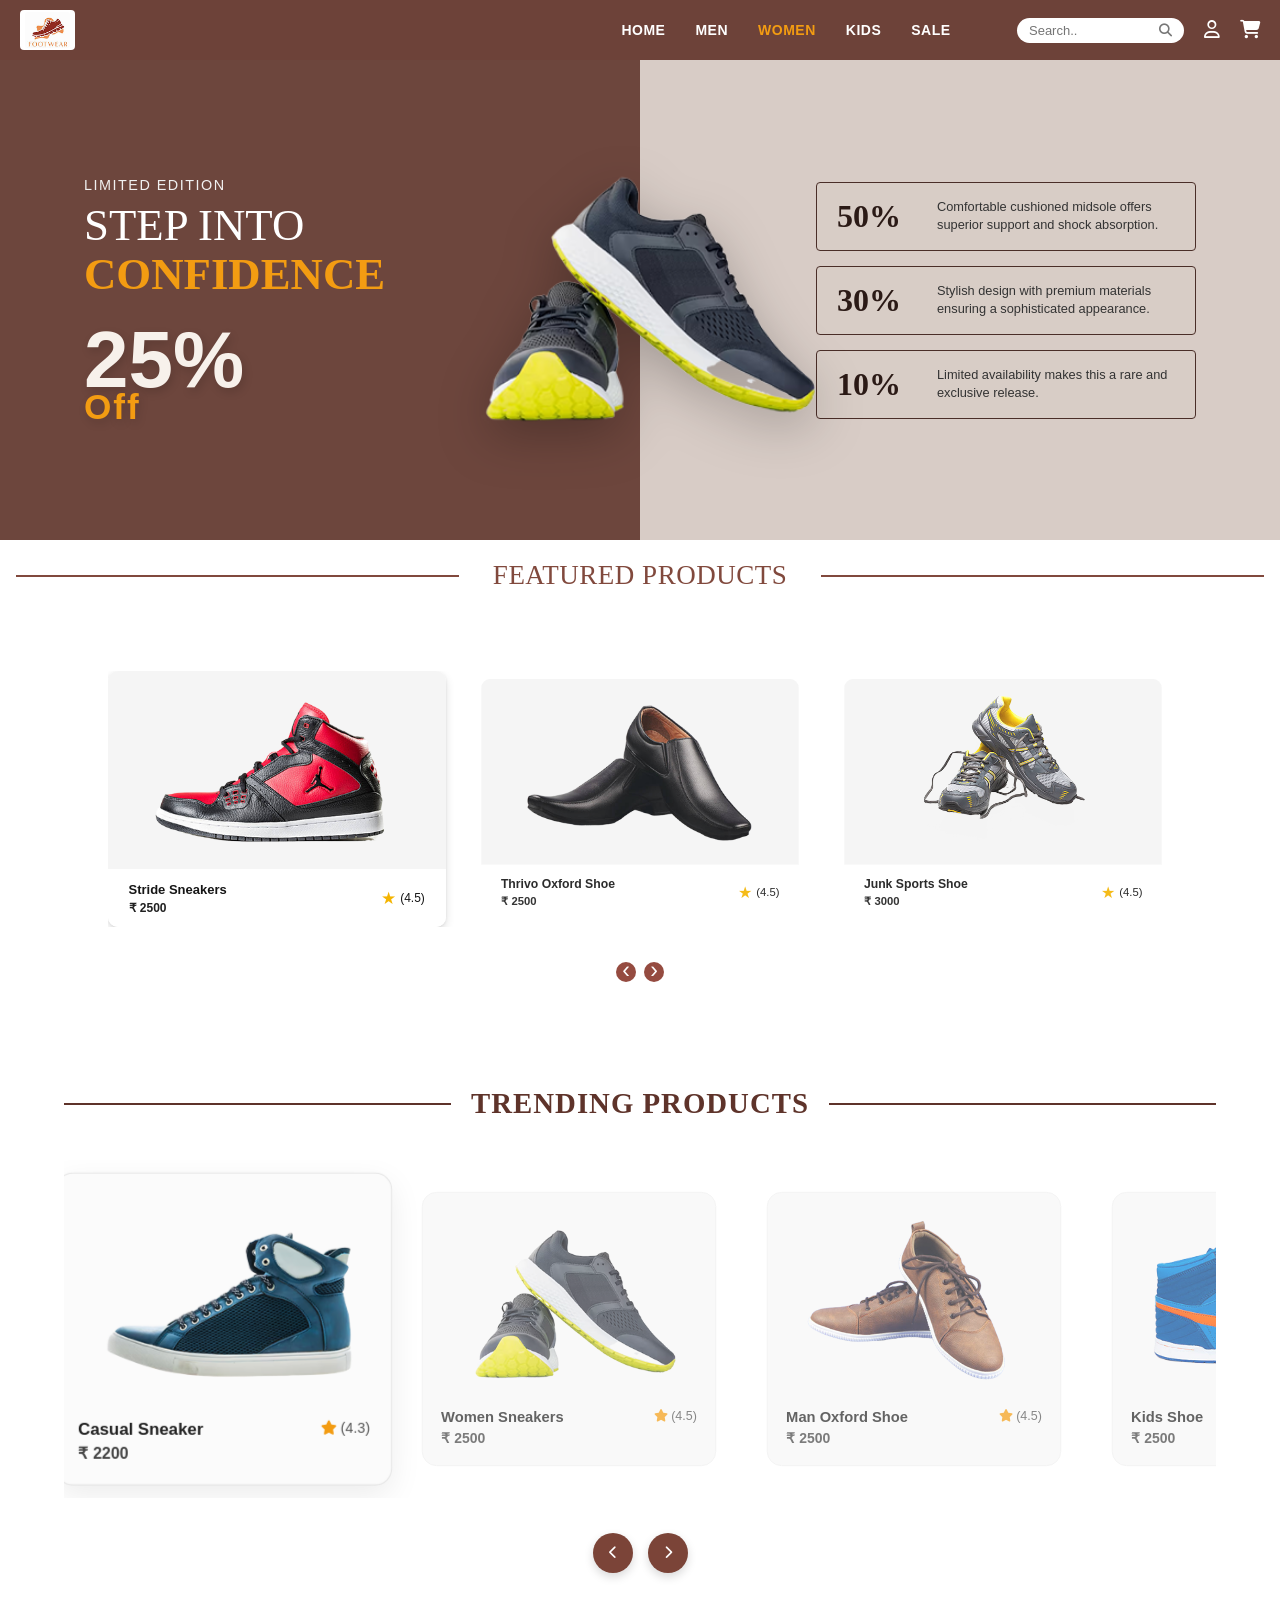
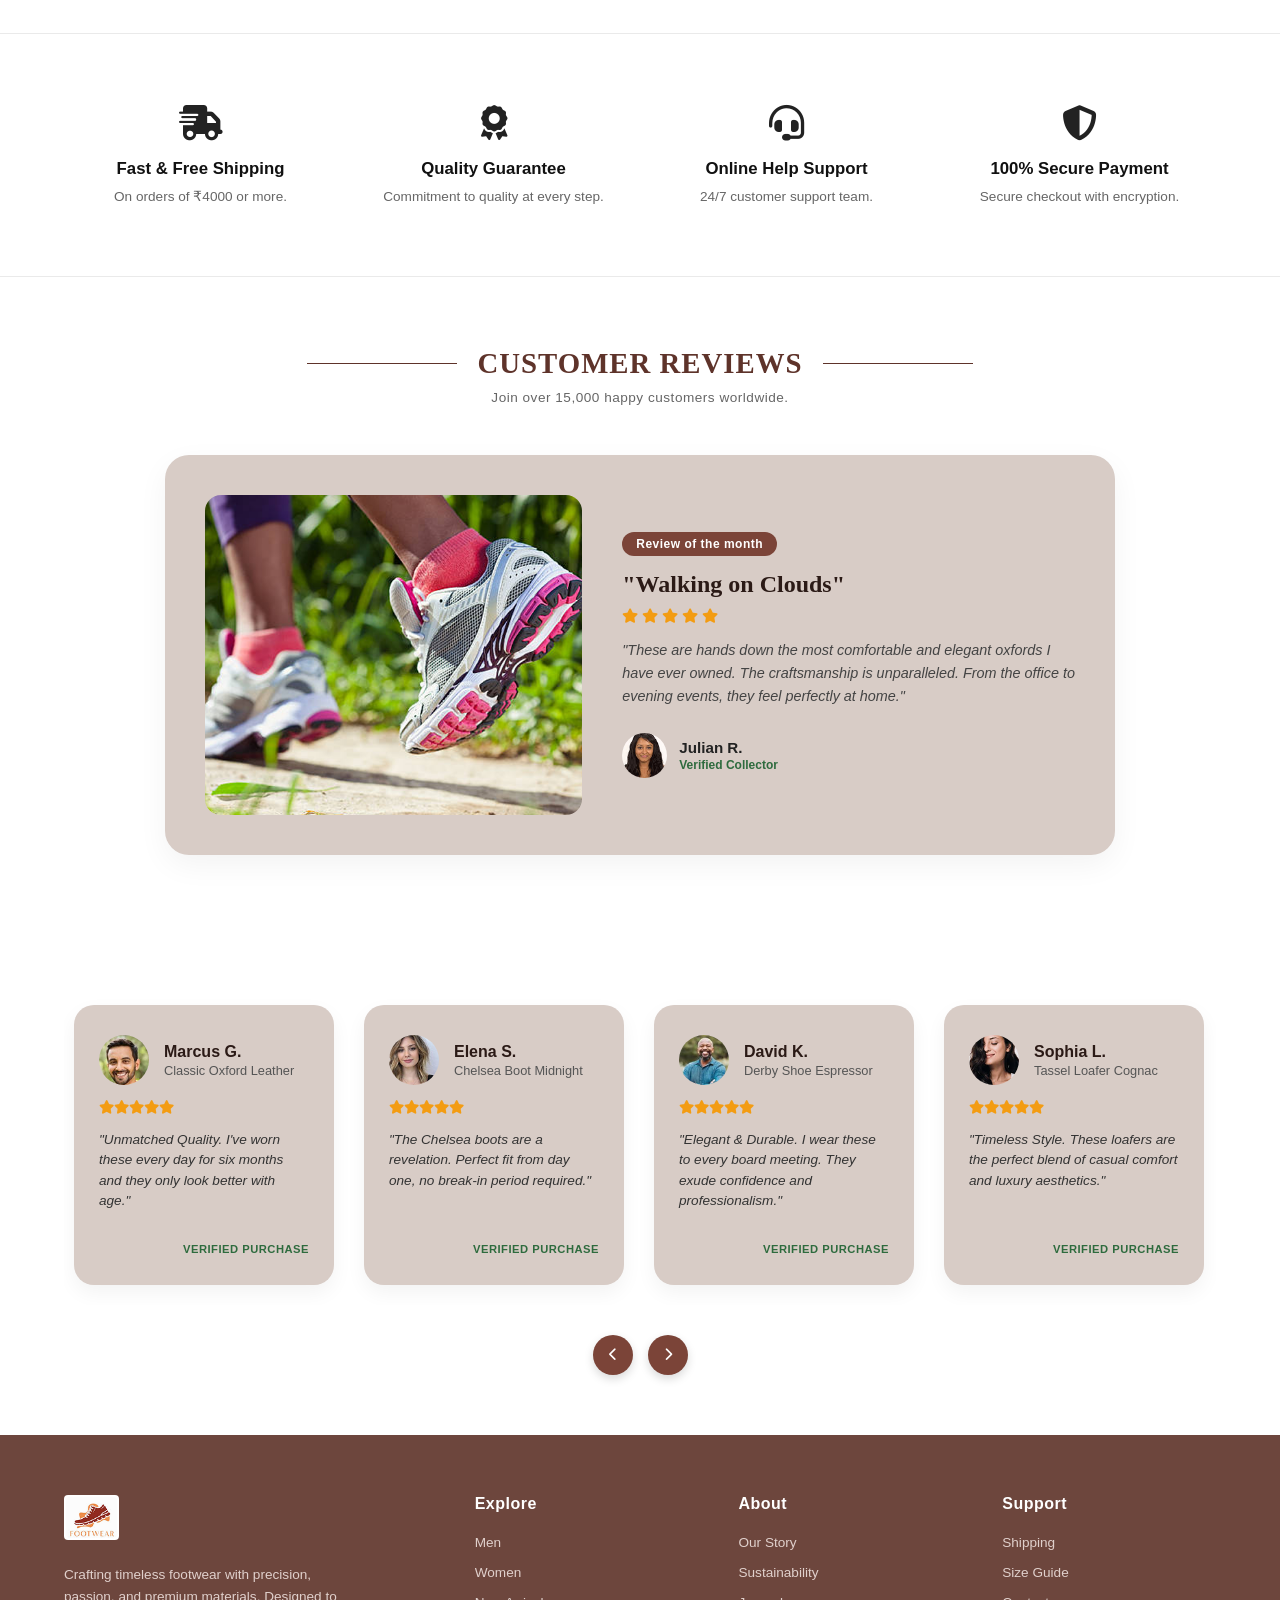
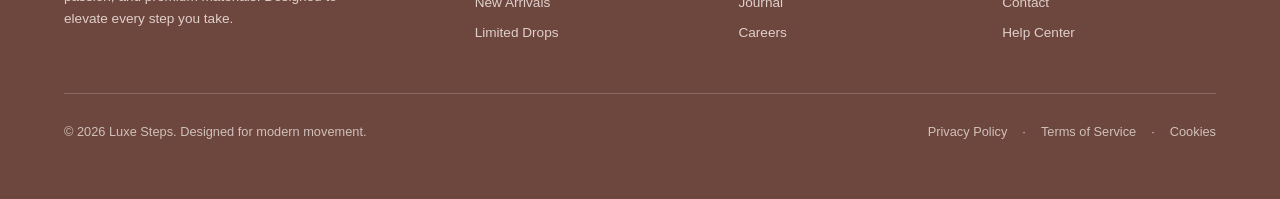
<file: women.html>
<!DOCTYPE html>
<html lang="en">

<head>
    <meta charset="UTF-8">
    <meta name="viewport" content="width=device-width, initial-scale=1.0">
    <title>Footwear</title>

    <link rel="stylesheet" href="https://cdnjs.cloudflare.com/ajax/libs/font-awesome/6.4.0/css/all.min.css">
    <link rel="stylesheet" href="style.css">
</head>

<body>
    <header class="header">
        <div class="header-container">
            <div class="logo">
                <a href="index.html">
                    <img src="Image/image32.png" alt="Footwear Logo">
                </a>
            </div>

            <nav class="navbar" id="navbar">
                <ul class="nav-links">
                    <li><a href="index.html">HOME</a></li>
                    <li><a href="men.html">MEN</a></li>
                    <li><a href="women.html" class="active">WOMEN</a></li>
                    <li><a href="kids.html">KIDS</a></li>
                    <li><a href="sale.html">SALE</a></li>
                </ul>
            </nav>
            
            <div class="header-right">
                <div class="search-box">
                    <input type="text" placeholder="Search..">
                    <button type="submit"><i class="fa-solid fa-magnifying-glass"></i></button>
                </div>
                <a href="#" class="icon-link"><i class="fa-regular fa-user"></i></a>
                <a href="#" class="icon-link"><i class="fa-solid fa-cart-shopping"></i></a>
                
                <div class="hamburger" id="hamburger">
                    <i class="fa-solid fa-bars"></i>
                </div>
            </div>
        </div>
    </header>
    
    <main>
        <section class="promo-section">
    
            <div class="promo-left">
                <div class="limited-edition">Limited Edition</div>
                <h2>STEP INTO<br><span>CONFIDENCE</span></h2>
    
                <div class="discount-graphic">
                    25%
                    <span class="off-text">Off</span>
                </div>
            </div>
    
            <div class="promo-center-image">
                <img src="Image/image27.png" alt="Leather Boots">
            </div>
    
            <div class="promo-right">
                <div class="feature-box">
                    <h3>50%</h3>
                    <p>Comfortable cushioned midsole offers superior support and shock absorption.</p>
                </div>
                <div class="feature-box">
                    <h3>30%</h3>
                    <p>Stylish design with premium materials ensuring a sophisticated appearance.</p>
                </div>
                <div class="feature-box">
                    <h3>10%</h3>
                    <p>Limited availability makes this a rare and exclusive release.</p>
                </div>
            </div>
        </section>

        <section class="featured-products">


            <div class="featured-heading">
                <span></span>
                <h2>FEATURED PRODUCTS</h2>
                <span></span>
            </div>

            <div class="product-slider">
                <div class="product-track" id="productTrack">

                    <div class="product-card">
                        <div class="product-image">
                            <img src="Image/image11.png" alt="Stride Sneakers">
                        </div>

                        <div class="product-info">
                            <div>
                                <h3>Stride Sneakers</h3>
                                <p>₹ 2500</p>
                            </div>

                            <div class="rating">
                                <span class="star">★</span>
                                <span>(4.5)</span>
                            </div>
                        </div>
                    </div>

                    <div class="product-card active">
                        <div class="product-image">
                            <img src="Image/image13.png" alt="Thrivo Oxford Shoe">
                        </div>

                        <div class="product-info">
                            <div>
                                <h3>Thrivo Oxford Shoe</h3>
                                <p>₹ 2500</p>
                            </div>

                            <div class="rating">
                                <span class="star">★</span>
                                <span>(4.5)</span>
                            </div>
                        </div>
                    </div>

                    <div class="product-card">
                        <div class="product-image">
                            <img src="Image/image12.png" alt="Junk Sports Shoe">
                        </div>

                        <div class="product-info">
                            <div>
                                <h3>Junk Sports Shoe</h3>
                                <p>₹ 3000</p>
                            </div>

                            <div class="rating">
                                <span class="star">★</span>
                                <span>(4.5)</span>
                            </div>
                        </div>
                    </div>

                    <div class="product-card">
                        <div class="product-image">
                            <img src="Image/image64.png" alt="Women Sports Shoe">
                        </div>

                        <div class="product-info">
                            <div>
                                <h3>Women Sports Shoe</h3>
                                <p>₹ 3000</p>
                            </div>

                            <div class="rating">
                                <span class="star">★</span>
                                <span>(4.5)</span>
                            </div>
                        </div>
                    </div>

                    <div class="product-card">
                        <div class="product-image">
                            <img src="Image/image65.png" alt="Men Sports Shoe">
                        </div>

                        <div class="product-info">
                            <div>
                                <h3>Men Sports Shoe</h3>
                                <p>₹ 3000</p>
                            </div>

                            <div class="rating">
                                <span class="star">★</span>
                                <span>(4.5)</span>
                            </div>
                        </div>
                    </div>

                </div>
            </div>

            <div class="slider-controls">
                <button class="slider-btn prev" id="prevBtn">
                    <span>‹</span>
                </button>

                <button class="slider-btn next" id="nextBtn">
                    <span>›</span>
                </button>
            </div>

        </section>

        <section class="trending-section">
            <h2 class="trending-title">TRENDING PRODUCTS</h2>

            <div class="trending-slider-container">
                <div class="trending-track" id="trendingTrack">

                    <div class="trending-card">
                        <div class="trending-image">
                            <img src="Image/image66.png" alt="Casual Sneaker">
                        </div>
                        <div class="trending-info">
                            <div>
                                <div class="trending-name">Casual Sneaker</div>
                                <div class="trending-price">₹ 2200</div>
                            </div>
                            <div class="trending-rating">
                                <i class="fa-solid fa-star"></i> (4.3)
                            </div>
                        </div>
                    </div>

                    <div class="trending-card">
                        <div class="trending-image">
                            <img src="Image/image27.png" alt="Women Sneakers">
                        </div>
                        <div class="trending-info">
                            <div>
                                <div class="trending-name">Women Sneakers</div>
                                <div class="trending-price">₹ 2500</div>
                            </div>
                            <div class="trending-rating">
                                <i class="fa-solid fa-star"></i> (4.5)
                            </div>
                        </div>
                    </div>

                    <div class="trending-card active-card">
                        <div class="trending-image">
                            <img src="Image/image25.png" alt="Man Oxford Shoe">
                        </div>
                        <div class="trending-info">
                            <div>
                                <div class="trending-name">Man Oxford Shoe</div>
                                <div class="trending-price">₹ 2500</div>
                            </div>
                            <div class="trending-rating">
                                <i class="fa-solid fa-star"></i> (4.5)
                            </div>
                        </div>
                    </div>

                    <div class="trending-card">
                        <div class="trending-image">
                            <img src="Image/image26.png" alt="Kids Shoe">
                        </div>
                        <div class="trending-info">
                            <div>
                                <div class="trending-name">Kids Shoe</div>
                                <div class="trending-price">₹ 2500</div>
                            </div>
                            <div class="trending-rating">
                                <i class="fa-solid fa-star"></i> (4.5)
                            </div>
                        </div>
                    </div>

                    <div class="trending-card">
                        <div class="trending-image">
                            <img src="Image/image11.png" alt="Kids Sneaker">
                        </div>
                        <div class="trending-info">
                            <div>
                                <div class="trending-name">Kids Sneaker</div>
                                <div class="trending-price">₹ 2500</div>
                            </div>
                            <div class="trending-rating">
                                <i class="fa-solid fa-star"></i> (4.5)
                            </div>
                        </div>
                    </div>
                </div>
            </div>

            <div class="trending-controls">
                <button class="trending-btn" id="trendingPrev"><i class="fa-solid fa-chevron-left"></i></button>
                <button class="trending-btn" id="trendingNext"><i class="fa-solid fa-chevron-right"></i></button>
            </div>
        </section>


        <section class="features-section">

            <div class="feature-item">
                <div class="feature-icon">
                    <i class="fa-solid fa-truck-fast"></i>
                </div>
                <div class="feature-title">Fast & Free Shipping</div>
                <div class="feature-desc">On orders of ₹4000 or more.</div>
            </div>

            <div class="feature-item">
                <div class="feature-icon">
                    <i class="fa-solid fa-award"></i>
                </div>
                <div class="feature-title">Quality Guarantee</div>
                <div class="feature-desc">Commitment to quality at every step.</div>
            </div>

            <div class="feature-item">
                <div class="feature-icon">
                    <i class="fa-solid fa-headset"></i>
                </div>
                <div class="feature-title">Online Help Support</div>
                <div class="feature-desc">24/7 customer support team.</div>
            </div>

            <div class="feature-item">
                <div class="feature-icon">
                    <i class="fa-solid fa-shield-halved"></i>
                </div>
                <div class="feature-title">100% Secure Payment</div>
                <div class="feature-desc">Secure checkout with encryption.</div>
            </div>
        </section>

        <section class="reviews-section">
            <div class="reviews-title-container">
                <h2 class="reviews-title">CUSTOMER REVIEWS</h2>
                <div class="reviews-subtitle">Join over 15,000 happy customers worldwide.</div>
            </div>

            <div class="review-card-wrapper">

                <div class="review-image">
                    <img src="Image/image39.png" alt="Customer Running">
                </div>

                <div class="review-content">
                    <div class="review-badge">Review of the month</div>
                    <h3 class="review-quote-title">"Walking on Clouds"</h3>
                    <div class="review-stars">
                        <i class="fa-solid fa-star"></i>
                        <i class="fa-solid fa-star"></i>
                        <i class="fa-solid fa-star"></i>
                        <i class="fa-solid fa-star"></i>
                        <i class="fa-solid fa-star"></i>
                    </div>
                    <p class="review-text">"These are hands down the most comfortable and elegant oxfords I have ever
                        owned. The craftsmanship is unparalleled. From the office to evening events, they feel perfectly
                        at home."</p>

                    <div class="reviewer-info">
                        <div class="reviewer-avatar">
                            <img src="Image/image50.png" alt="Julian R.">
                        </div>
                        <div class="reviewer-details">
                            <h4>Julian R.</h4>
                            <p>Verified Collector</p>
                        </div>
                    </div>
                </div>
            </div>
        </section>

        <section class="testimonial-slider-section">
            <div class="testimonial-container">
                <div class="testimonial-track" id="testimonialTrack">

                    <div class="testimonial-card">
                        <div>
                            <div class="testimonial-header">
                                <div class="testimonial-avatar">
                                    <img src="Image/image54.png" alt="Marcus G.">
                                </div>
                                <div class="testimonial-user-info">
                                    <h4>Marcus G.</h4>
                                    <p>Classic Oxford Leather</p>
                                </div>
                            </div>
                            <div class="testimonial-stars">
                                <i class="fa-solid fa-star"></i><i class="fa-solid fa-star"></i><i
                                    class="fa-solid fa-star"></i><i class="fa-solid fa-star"></i><i
                                    class="fa-solid fa-star"></i>
                            </div>
                            <p class="testimonial-quote">"Unmatched Quality. I've worn these every day for six months
                                and they only look better with age."</p>
                        </div>
                        <div class="verified-tag">VERIFIED PURCHASE</div>
                    </div>

                    <div class="testimonial-card">
                        <div>
                            <div class="testimonial-header">
                                <div class="testimonial-avatar">
                                    <img src="Image/image51.png" alt="Elena S.">
                                </div>
                                <div class="testimonial-user-info">
                                    <h4>Elena S.</h4>
                                    <p>Chelsea Boot Midnight</p>
                                </div>
                            </div>
                            <div class="testimonial-stars">
                                <i class="fa-solid fa-star"></i><i class="fa-solid fa-star"></i><i
                                    class="fa-solid fa-star"></i><i class="fa-solid fa-star"></i><i
                                    class="fa-solid fa-star"></i>
                            </div>
                            <p class="testimonial-quote">"The Chelsea boots are a revelation. Perfect fit from day one,
                                no break-in period required."</p>
                        </div>
                        <div class="verified-tag">VERIFIED PURCHASE</div>
                    </div>

                    <div class="testimonial-card">
                        <div>
                            <div class="testimonial-header">
                                <div class="testimonial-avatar">
                                    <img src="Image/image55.png" alt="David K.">
                                </div>
                                <div class="testimonial-user-info">
                                    <h4>David K.</h4>
                                    <p>Derby Shoe Espressor</p>
                                </div>
                            </div>
                            <div class="testimonial-stars">
                                <i class="fa-solid fa-star"></i><i class="fa-solid fa-star"></i><i
                                    class="fa-solid fa-star"></i><i class="fa-solid fa-star"></i><i
                                    class="fa-solid fa-star"></i>
                            </div>
                            <p class="testimonial-quote">"Elegant & Durable. I wear these to every board meeting. They
                                exude confidence and professionalism."</p>
                        </div>
                        <div class="verified-tag">VERIFIED PURCHASE</div>
                    </div>

                    <div class="testimonial-card">
                        <div>
                            <div class="testimonial-header">
                                <div class="testimonial-avatar">
                                    <img src="Image/image53.png" alt="Sophia L.">
                                </div>
                                <div class="testimonial-user-info">
                                    <h4>Sophia L.</h4>
                                    <p>Tassel Loafer Cognac</p>
                                </div>
                            </div>
                            <div class="testimonial-stars">
                                <i class="fa-solid fa-star"></i><i class="fa-solid fa-star"></i><i
                                    class="fa-solid fa-star"></i><i class="fa-solid fa-star"></i><i
                                    class="fa-solid fa-star"></i>
                            </div>
                            <p class="testimonial-quote">"Timeless Style. These loafers are the perfect blend of casual
                                comfort and luxury aesthetics."</p>
                        </div>
                        <div class="verified-tag">VERIFIED PURCHASE</div>
                    </div>

                    <div class="testimonial-card">
                        <div>
                            <div class="testimonial-header">
                                <div class="testimonial-avatar">
                                    <img src="Image/image51.png" alt="Liam M.">
                                </div>
                                <div class="testimonial-user-info">
                                    <h4>Liam M.</h4>
                                    <p>Urban Runner Pro</p>
                                </div>
                            </div>
                            <div class="testimonial-stars">
                                <i class="fa-solid fa-star"></i><i class="fa-solid fa-star"></i><i
                                    class="fa-solid fa-star"></i><i class="fa-solid fa-star"></i><i
                                    class="fa-solid fa-star"></i>
                            </div>
                            <p class="testimonial-quote">"Super lightweight and very supportive during my morning jogs.
                                Highly recommended!"</p>
                        </div>
                        <div class="verified-tag">VERIFIED PURCHASE</div>
                    </div>
                </div>
            </div>

            <div class="testimonial-controls">
                <button class="testimonial-btn" id="testPrevBtn"><i class="fa-solid fa-chevron-left"></i></button>
                <button class="testimonial-btn" id="testNextBtn"><i class="fa-solid fa-chevron-right"></i></button>
            </div>
        </section>
    </main>

    <footer class="footer-section">
        <div class="footer-container">

            <div class="footer-brand">
                <div class="footer-logo">
                    <img src="Image/image33.png" alt="Footwear Logo">
                </div>
                <p>Crafting timeless footwear with precision, passion, and premium materials. Designed to elevate every
                    step you take.</p>
            </div>

            <div class="footer-links-slider-wrapper">
                <div class="footer-links-track" id="footerTrack">
                    <div class="footer-col">
                        <h4>Explore</h4>
                        <ul>
                            <li><a href="#">Men</a></li>
                            <li><a href="#">Women</a></li>
                            <li><a href="#">New Arrivals</a></li>
                            <li><a href="#">Limited Drops</a></li>
                        </ul>
                    </div>
                    <div class="footer-col">
                        <h4>About</h4>
                        <ul>
                            <li><a href="#">Our Story</a></li>
                            <li><a href="#">Sustainability</a></li>
                            <li><a href="#">Journal</a></li>
                            <li><a href="#">Careers</a></li>
                        </ul>
                    </div>
                    <div class="footer-col">
                        <h4>Support</h4>
                        <ul>
                            <li><a href="#">Shipping</a></li>
                            <li><a href="#">Size Guide</a></li>
                            <li><a href="#">Contact</a></li>
                            <li><a href="#">Help Center</a></li>
                        </ul>
                    </div>
                </div>
            </div>
        </div>

        <div class="footer-bottom">
            <div>© 2026 Luxe Steps. Designed for modern movement.</div>
            <div class="footer-policies">
                <a href="#">Privacy Policy</a>
                <span>·</span>
                <a href="#">Terms of Service</a>
                <span>·</span>
                <a href="#">Cookies</a>
            </div>
        </div>
    </footer>

    <script src="script.js"></script>
</body>

</html>
</file>
<file: style.css>
* {
  margin: 0;
  padding: 0;
  box-sizing: border-box;
  font-family: Arial, sans-serif;
}
body {
  background-color: #f4f4f4;
}
.header {
  background-color: #6d4239;
  width: 100%;
  padding: 10px 20px;
  color: #fff;
}
.header-container {
  max-width: 1400px;
  margin: 0 auto;
  display: flex;
  align-items: center;
  justify-content: space-between;
}
.logo img {
  height: 40px;
  display: block;
  background: #fff;
  padding: 2px 5px;
  border-radius: 4px;
}
.nav-links {
  list-style: none;
  display: flex;
  justify-content: right;
  padding-left: 480px;
  gap: 30px;
}
.nav-links a {
  text-decoration: none;
  color: #fff;
  font-size: 14px;
  font-weight: bold;
  letter-spacing: 0.5px;
  transition: color 0.3s ease;
}
.nav-links a:hover,
.nav-links a.active {
  color: #f39c12;
}
.header-right {
  display: flex;
  align-items: center;
  gap: 20px;
}
.search-box {
  position: relative;
  background: #fff;
  border-radius: 20px;
  display: flex;
  align-items: center;
  padding: 5px 12px;
}
.search-box input {
  border: none;
  outline: none;
  font-size: 13px;
  background: transparent;
  width: 130px;
}
.search-box button {
  background: transparent;
  border: none;
  cursor: pointer;
  color: #777;
  font-size: 13px;
}
.icon-link {
  color: #fff;
  font-size: 18px;
  text-decoration: none;
  transition: color 0.3s ease;
}
.icon-link:hover {
  color: #f39c12;
}
.hamburger {
  display: none;
  color: #fff;
  font-size: 22px;
  cursor: pointer;
}

@media (max-width: 992px) {
  .nav-links {
    gap: 15px;
  }
  .search-box input {
    width: 90px;
  }
}

@media (max-width: 768px) {
  .hamburger {
    display: block;
  }
  .navbar {
    position: absolute;
    top: 65px;
    left: -100%;
    width: 100%;
    background-color: #55322b;
    box-shadow: 0 4px 6px rgba(0, 0, 0, 0.2);
    transition: left 0.3s ease-in-out;
    z-index: 1000;
  }
  .navbar.active {
    left: 0;
  }
  .nav-links {
    flex-direction: column;
    align-items: center;
    padding: 20px 0;
    gap: 20px;
  }
  .search-box input {
    width: 110px;
  }
}

.hero-section {
  display: flex;
  justify-content: space-between;
  align-items: center;
  height: 550px;
  padding: 20px 10%;
  background-color: #fff;
  gap: 40px;
  overflow: hidden;
}
.hero-section img {
  height: 100%;
  position: absolute;
}
.hero-left {
  flex: 1;
  position: relative;
}
.hero-left h1 {
  font-size: 3.2rem;
  color: #4a2e28;
  line-height: 1.1;
  font-family: serif;
  margin-bottom: 20px;
  font-weight: 700;
}
.hero-left p {
  color: #666;
  font-size: 0.95rem;
  line-height: 1.5;
  max-width: 380px;
  margin-bottom: 25px;
}
.buy-btn {
  background-color: #7b4438;
  color: #fff;
  border: none;
  padding: 10px 25px;
  font-size: 0.9rem;
  font-weight: bold;
  border-radius: 4px;
  cursor: pointer;
  margin-bottom: 40px;
  transition: background 0.3s;
}
.buy-btn:hover {
  background-color: #5e332a;
}
.hero-stats {
  display: flex;
  gap: 40px;
  align-items: center;
  border-top: 1px solid #e0e0e0;
  padding-top: 20px;
  max-width: 400px;
}
.stat-item h3 {
  font-size: 1.8rem;
  color: #5e332a;
  margin-bottom: 2px;
}
.stat-item p {
  font-size: 0.8rem;
  color: #888;
  letter-spacing: 1px;
  margin: 0;
}
.stat-divider {
  width: 1px;
  height: 35px;
  background-color: #ccc;
}
.hero-right {
  flex: 1;
  display: flex;
  justify-content: center;
}
.hero-right img {
  height: 70%;
  position: absolute;
}
.hero-card {
  width: 100%;
  max-width: 480px;
  border-radius: 24px;
  padding: 40px;
  position: relative;
  color: #fff;
  display: flex;
  flex-direction: column;
  justify-content: space-between;
  min-height: 400px;
}
.hero-card img {
  position: absolute;
  width: 70%;
  height: 90%;
}
.hero-card h2 {
  position: absolute;
  font-size: 2.2rem;
  font-family: serif;
  line-height: 1.2;
  font-weight: 400;
  letter-spacing: 1px;
}
.discount-badge {
  position: absolute;
  right: -20px;
  top: 45%;
  transform: translateY(-50%);
  background-color: #f5d20d;
  color: #633f0a;
  padding: 5px 15px;
  border-radius: 8px;
  font-weight: bold;
  font-size: 1.5rem;
  box-shadow: 0 4px 10px rgba(0, 0, 0, 0.15);
}

@media (max-width: 992px) {
  .hero-section {
    flex-direction: column;
    text-align: center;
    padding: 40px 5%;
  }
  .hero-left {
    display: flex;
    flex-direction: column;
    align-items: center;
  }
  .hero-left p {
    max-width: 100%;
  }
  .hero-stats {
    justify-content: center;
  }
  .hero-card {
    min-height: 320px;
    padding: 30px;
  }
}

@media (max-width: 576px) {
  .hero-left h1 {
    font-size: 1.3rem;
  }
  .hero-right img {
    width: 100%;
    position: absolute;
  }
  .hero-card img {
    position: absolute;
    width: 100%;
    height: 100%;
  }
  .hero-card h2 {
    font-size: 1.5rem;
    position: absolute;
  }
  .hero-stats {
    gap: 20px;
  }
  .stat-item h3 {
    font-size: 1.4rem;
  }
}

.featured-products {
  width: 100%;
  padding: 20px 16px 45px;
  background: #ffffff;
  overflow: hidden;
}
.featured-heading {
  width: 100%;
  display: flex;
  align-items: center;
  gap: 34px;
  margin-bottom:80px;
}
.featured-heading span {
  height: 2px;
  flex: 1;
  background: #81493d;
}
.featured-heading h2 {
  margin: 0;
  color: #81493d;
  font-family: Georgia, "Times New Roman", serif;
  font-size: 27px;
  font-weight: 500;
  letter-spacing: 0.5px;
  white-space: nowrap;
}
.product-slider {
  width: 100%;
  max-width: 1065px;
  margin: 0 auto;
  overflow: hidden;
}
.product-track {
  display: flex;
  align-items: center;
  gap: 25px;
  transition: transform 0.6s cubic-bezier(0.4, 0, 0.2, 1);
}
.product-card {
  flex: 0 0 calc((100% - 50px) / 3);
  min-width: 0;
  background: #ffffff;
  border-radius: 10px;
  overflow: hidden;
  transform: scale(0.94);
  opacity: 0.9;
  transition:
    transform 0.5s ease,
    box-shadow 0.5s ease,
    opacity 0.5s ease;
}
.product-card.active {
  transform: scale(1);
  opacity: 1;
  box-shadow:
    0 4px 10px rgba(0, 0, 0, 0.12),
    0 1px 3px rgba(0, 0, 0, 0.08);
  z-index: 2;
}
.product-image {
  width: 100%;
  height: 198px;
  display: flex;
  align-items: center;
  justify-content: center;
  background: #f5f5f5;
  overflow: hidden;
}
.product-image img {
  width: 90%;
  height: 90%;
  object-fit: contain;
  transition: transform 0.45s ease;
}
.product-card:hover .product-image img {
  transform: scale(1.08);
}
.product-info {
  min-height: 58px;
  padding: 9px 21px;
  display: flex;
  align-items: center;
  justify-content: space-between;
  background: #ffffff;
}
.product-info h3 {
  margin: 0 0 4px;
  color: #161616;
  font-family: Arial, sans-serif;
  font-size: 13px;
  font-weight: 600;
}
.product-info p {
  margin: 0;
  color: #202020;
  font-family: Arial, sans-serif;
  font-size: 12px;
  font-weight: 600;
}
.rating {
  display: flex;
  align-items: center;
  gap: 4px;
  color: #151515;
  font-family: Arial, sans-serif;
  font-size: 12px;
  font-weight: 500;
}
.star {
  color: #f4b400;
  font-size: 17px;
}
.slider-controls {
  display: flex;
  justify-content: center;
  align-items: center;
  gap: 8px;
  margin-top: 35px;
}
.slider-btn {
  width: 20px;
  height: 20px;
  padding: 0;
  border: none;
  border-radius: 50%;
  display: flex;
  align-items: center;
  justify-content: center;
  background: #954b40;
  color: #ffffff;
  cursor: pointer;
  transition:
    transform 0.25s ease,
    background 0.25s ease;
}
.slider-btn span {
  font-size: 23px;
  line-height: 15px;
  margin-top: -3px;
}
.slider-btn:hover {
  background: #71372f;
  transform: scale(1.12);
}
.slider-btn:active {
  transform: scale(0.95);
}

@media (max-width: 900px) {
  .featured-heading {
    gap: 20px;
    margin-bottom: 50px;
  }
  .featured-heading h2 {
    font-size: 23px;
  }
  .product-card {
    flex: 0 0 calc((100% - 25px) / 2);
  }
  .product-image {
    height: 190px;
  }
}

@media (max-width: 600px) {
  .featured-products {
    padding: 100px 15px 40px;
  }
  .featured-heading {
    gap: 12px;
    margin-bottom: 40px;
  }
  .featured-heading h2 {
    font-size: 18px;
  }
  .product-track {
    gap: 15px;
  }
  .product-card {
    flex: 0 0 100%;
  }
  .product-image {
    height: 220px;
  }
  .product-info {
    padding: 10px 15px;
  }
  .slider-controls {
    margin-top: 25px;
  }
}

.trending-section {
  padding: 60px 5%;
  background-color: #fff;
  text-align: center;
  overflow: hidden;
}
.trending-title {
  display: flex;
  align-items: center;
  justify-content: center;
  gap: 20px;
  margin-bottom: 40px;
  color: #5e332a;
  font-family: serif;
  font-size: 1.8rem;
  letter-spacing: 1px;
}
.trending-title::before,
.trending-title::after {
  content: "";
  flex: 1;
  max-width: 550px;
  height: 2px;
  background-color: #5e332a;
}
.trending-slider-container {
  position: relative;
  max-width: 1300px;
  margin: 0 auto;
  overflow: hidden;
  padding: 20px 0;
}
.trending-track {
  display: flex;
  transition: transform 0.5s cubic-bezier(0.25, 1, 0.5, 1);
  gap: 25px;
  will-change: transform;
}
.trending-card {
  flex: 0 0 320px;
  background-color: #f7f7f7;
  border-radius: 16px;
  padding: 20px;
  text-align: left;
  border: 1px solid #eee;
  transition:
    transform 0.4s ease,
    background-color 0.4s ease,
    box-shadow 0.4s ease;
  opacity: 0.7;
  transform: scale(0.92);
}
.trending-card.active-card {
  background-color: #fbfbfb;
  transform: scale(1.05);
  opacity: 1;
  box-shadow: 0 10px 30px rgba(0, 0, 0, 0.08);
  border-color: #e5e5e5;
  z-index: 2;
}
.trending-image {
  width: 100%;
  height: 200px;
  display: flex;
  align-items: center;
  justify-content: center;
  margin-bottom: 15px;
}
.trending-image img {
  max-width: 100%;
  max-height: 100%;
  object-fit: contain;
}
.trending-info {
  display: flex;
  justify-content: space-between;
  align-items: flex-start;
}
.trending-name {
  font-size: 1rem;
  font-weight: bold;
  color: #222;
  margin-bottom: 5px;
}
.trending-price {
  font-size: 0.95rem;
  color: #444;
  font-weight: 600;
}
.trending-rating {
  font-size: 0.85rem;
  color: #555;
  display: flex;
  align-items: center;
  gap: 4px;
}
.trending-rating i {
  color: #f39c12;
}
.trending-controls {
  display: flex;
  justify-content: center;
  gap: 15px;
  margin-top: 35px;
}
.trending-btn {
  background-color: #7b4438;
  color: #fff;
  border: none;
  width: 40px;
  height: 40px;
  border-radius: 50%;
  cursor: pointer;
  display: flex;
  align-items: center;
  justify-content: center;
  transition:
    background 0.3s,
    transform 0.2s;
  box-shadow: 0 4px 10px rgba(0, 0, 0, 0.15);
}
.trending-btn:hover {
  background-color: #5e332a;
  transform: scale(1.05);
}

@media (max-width: 992px) {
  .trending-card {
    flex: 0 0 280px;
  }
}

@media (max-width: 600px) {
  .trending-card {
    flex: 0 0 100%;
    opacity: 1;
    transform: scale(1);
  }
  .trending-title {
    font-size: 1.4rem;
  }
}

.promo-section {
  position: relative;
  display: flex;
  align-items: center;
  justify-content: space-between;
  min-height: 480px;
  background: linear-gradient(90deg, #6d463d 50%, #d8ccc6 50%);
  overflow: hidden;
  padding: 50px 5%;
  color: #fff;
}
.promo-left {
  flex: 1;
  z-index: 2;
  padding-left: 20px;
  font-family: Times, serif;
}
.limited-edition {
  font-size: 0.9rem;
  letter-spacing: 1.5px;
  color: #f1f1f1;
  margin-bottom: 8px;
  text-transform: uppercase;
}
.promo-left h2 {
  font-family: serif;
  font-size: 2.8rem;
  line-height: 1.1;
  color: #ffffff;
  margin-bottom: 25px;
  font-weight: 400;
}
.promo-left h2 span {
  color: #f39c12;
  font-weight: bold;
  font-family: Times, serif;
}
.discount-graphic {
  font-size: 5rem;
  font-weight: 900;
  color: #f7f1eb;
  line-height: 0.9;
  font-family: sans-serif;
  position: relative;
  display: inline-block;
  text-shadow: 2px 4px 10px rgba(0, 0, 0, 0.15);
}
.discount-graphic span.off-text {
  font-size: 2.2rem;
  color: #f39c12;
  display: block;
  letter-spacing: 2px;
  margin-top: -5px;
}
.promo-center-image {
  position: absolute;
  left: 50%;
  top: 50%;
  transform: translate(-50%, -50%);
  z-index: 3;
  max-width: 420px;
  width: 100%;
  pointer-events: none;
}
.promo-center-image img {
  width: 100%;
  height: auto;
  filter: drop-shadow(0 15px 25px rgba(0, 0, 0, 0.25));
}
.promo-right {
  flex: 1;
  display: flex;
  flex-direction: column;
  gap: 15px;
  z-index: 2;
  align-items: flex-end;
  padding-right: 20px;
}
.feature-box {
  display: flex;
  align-items: center;
  background: transparent;
  border: 1.5px solid #4a2e28;
  width: 100%;
  max-width: 380px;
  padding: 15px 20px;
  border-radius: 4px;
  gap: 20px;
  background-color: rgba(216, 204, 198, 0.4);
}
.feature-box h3 {
  font-size: 2rem;
  color: #2b1a16;
  font-weight: bold;
  min-width: 80px;
  font-family: serif;
}
.feature-box p {
  font-size: 0.8rem;
  color: #333;
  line-height: 1.4;
  margin: 0;
}

@media (max-width: 992px) {
  .promo-section {
    flex-direction: column;
    background: #6d463d;
    text-align: center;
    padding: 40px 20px;
  }
  .promo-right {
    align-items: center;
    margin-top: 30px;
  }
  .promo-center-image {
    position: relative;
    left: unset;
    top: unset;
    transform: none;
    margin: 30px auto;
  }
  .promo-left {
    padding-left: 0;
  }
}

@media (max-width: 576px) {
  .promo-left h2 {
    font-size: 2rem;
  }
  .discount-graphic {
    font-size: 3.5rem;
  }
  .feature-box {
    max-width: 100%;
  }
}

.features-section {
  display: flex;
  justify-content: space-around;
  align-items: center;
  padding: 50px 5%;
  background-color: #fff;
  border-top: 1px solid #eaeaea;
  border-bottom: 1px solid #eaeaea;
  gap: 20px;
  flex-wrap: wrap;
}
.feature-item {
  display: flex;
  flex-direction: column;
  align-items: center;
  text-align: center;
  flex: 1;
  min-width: 220px;
  padding: 20px 10px;
}
.feature-icon {
  font-size: 2.2rem;
  color: #222;
  margin-bottom: 15px;
}
.feature-title {
  font-size: 1.05rem;
  font-weight: bold;
  color: #111;
  margin-bottom: 8px;
}
.feature-desc {
  font-size: 0.85rem;
  color: #666;
  line-height: 1.4;
}

@media (max-width: 992px) {
  .features-section {
    gap: 30px;
  }
  .feature-item {
    flex: 0 0 45%;
  }
}

@media (max-width: 576px) {
  .feature-item {
    flex: 0 0 100%;
  }
}

.reviews-section {
  padding: 70px 5%;
  background-color: #fff;
  text-align: center;
}
.reviews-title-container {
  margin-bottom: 50px;
}
.reviews-title {
  display: flex;
  align-items: center;
  justify-content: center;
  gap: 20px;
  color: #5e332a;
  font-family: serif;
  font-size: 1.8rem;
  letter-spacing: 1px;
  margin-bottom: 10px;
}
.reviews-title::before,
.reviews-title::after {
  content: "";
  flex: 1;
  max-width: 150px;
  height: 1px;
  background-color: #5e332a;
}
.reviews-subtitle {
  font-size: 0.85rem;
  color: #666;
  letter-spacing: 0.5px;
}
.review-card-wrapper {
  max-width: 950px;
  margin: 0 auto;
  background-color: #d8ccc6;
  border-radius: 24px;
  padding: 40px;
  display: flex;
  align-items: center;
  gap: 40px;
  box-shadow: 0 10px 30px rgba(0, 0, 0, 0.05);
  text-align: left;
  position: relative;
}
.review-image {
  flex: 1;
  height: 320px;
  border-radius: 16px;
  overflow: hidden;
}
.review-image img {
  width: 100%;
  height: 100%;
  object-fit: cover;
}
.review-content {
  flex: 1.2;
  display: flex;
  flex-direction: column;
  justify-content: center;
}
.review-badge {
  background-color: #7b4438;
  color: #fff;
  font-size: 0.75rem;
  font-weight: bold;
  padding: 5px 14px;
  border-radius: 20px;
  display: inline-block;
  width: fit-content;
  margin-bottom: 15px;
  letter-spacing: 0.5px;
}
.review-quote-title {
  font-size: 1.5rem;
  font-family: serif;
  color: #2b1a16;
  font-weight: bold;
  margin-bottom: 10px;
}
.review-stars {
  color: #f39c12;
  font-size: 0.9rem;
  margin-bottom: 15px;
}
.review-text {
  font-size: 0.9rem;
  color: #444;
  line-height: 1.6;
  margin-bottom: 25px;
  font-style: italic;
}
.reviewer-info {
  display: flex;
  align-items: center;
  gap: 12px;
}
.reviewer-avatar {
  width: 45px;
  height: 45px;
  border-radius: 50%;
  overflow: hidden;
}
.reviewer-avatar img {
  width: 100%;
  height: 100%;
  object-fit: cover;
}
.reviewer-details h4 {
  font-size: 0.95rem;
  color: #222;
  font-weight: bold;
  margin-bottom: 2px;
}
.reviewer-details p {
  font-size: 0.75rem;
  color: #2e6b3e;
  font-weight: 600;
  margin: 0;
}

@media (max-width: 900px) {
  .review-card-wrapper {
    flex-direction: column;
    padding: 30px 20px;
  }
  .review-image {
    width: 100%;
    height: 250px;
  }
  .reviews-title {
    font-size: 1.4rem;
  }
}

.testimonial-slider-section {
  padding: 60px 5%;
  background-color: #fff;
  text-align: center;
  overflow: hidden;
}
.testimonial-container {
  max-width: 1300px;
  margin: 0 auto;
  position: relative;
  overflow: hidden;
  padding: 20px 10px;
}
.testimonial-track {
  display: flex;
  gap: 30px;
  transition: transform 0.5s ease-in-out;
}
.testimonial-card {
  flex: 0 0 calc(25% - 23px);
  background-color: #d8ccc6;
  border-radius: 20px;
  padding: 30px 25px;
  text-align: left;
  display: flex;
  flex-direction: column;
  justify-content: space-between;
  box-shadow: 0 8px 20px rgba(0, 0, 0, 0.05);
  min-height: 280px;
}
.testimonial-header {
  display: flex;
  align-items: center;
  gap: 15px;
  margin-bottom: 15px;
}
.testimonial-avatar {
  width: 50px;
  height: 50px;
  border-radius: 50%;
  overflow: hidden;
  flex-shrink: 0;
}
.testimonial-avatar img {
  width: 100%;
  height: 100%;
  object-fit: cover;
}
.testimonial-user-info h4 {
  font-size: 1rem;
  color: #2b1a16;
  font-weight: bold;
  margin-bottom: 2px;
}
.testimonial-user-info p {
  font-size: 0.8rem;
  color: #555;
  margin: 0;
}
.testimonial-stars {
  color: #f39c12;
  font-size: 0.85rem;
  margin-bottom: 15px;
}
.testimonial-quote {
  font-size: 0.85rem;
  color: #333;
  line-height: 1.5;
  margin-bottom: 20px;
  font-style: italic;
}
.verified-tag {
  font-size: 0.7rem;
  color: #2e6b3e;
  font-weight: bold;
  letter-spacing: 0.5px;
  text-align: right;
}
.testimonial-controls {
  display: flex;
  justify-content: center;
  gap: 15px;
  margin-top: 30px;
}
.testimonial-btn {
  background-color: #7b4438;
  color: #fff;
  border: none;
  width: 40px;
  height: 40px;
  border-radius: 50%;
  cursor: pointer;
  display: flex;
  align-items: center;
  justify-content: center;
  transition: background 0.3s;
  box-shadow: 0 4px 10px rgba(0, 0, 0, 0.15);
}
.testimonial-btn:hover {
  background-color: #5e332a;
}

@media (max-width: 1200px) {
  .testimonial-card {
    flex: 0 0 calc(33.333% - 20px);
  }
}

@media (max-width: 900px) {
  .testimonial-card {
    flex: 0 0 calc(50% - 15px);
  }
}

@media (max-width: 600px) {
  .testimonial-card {
    flex: 0 0 100%;
  }
}

.footer-section {
  background-color: #6d463d;
  color: #fff;
  padding: 60px 5% 60px 5%;
  position: relative;
  overflow: hidden;
}
.footer-container {
  max-width: 1300px;
  margin: 0 auto;
  display: flex;
  justify-content: space-between;
  gap: 40px;
  flex-wrap: wrap;
  padding-bottom: 40px;
  border-bottom: 1px solid rgba(255, 255, 255, 0.2);
}
.footer-brand {
  flex: 1.5;
  min-width: 260px;
}
.footer-logo img {
  height: 45px;
  background: #fff;
  padding: 2px;
  border-radius: 4px;
  margin-bottom: 20px;
}
.footer-brand p {
  font-size: 0.85rem;
  color: #e0d0cc;
  line-height: 1.6;
  max-width: 280px;
}
.footer-links-slider-wrapper {
  flex: 3;
  position: relative;
  overflow: hidden;
}
.footer-links-track {
  display: flex;
  gap: 50px;
  transition: transform 0.4s ease-in-out;
}
.footer-col {
  flex: 1;
  min-width: 160px;
}
.footer-col h4 {
  font-size: 1rem;
  font-weight: bold;
  margin-bottom: 20px;
  color: #fff;
  letter-spacing: 0.5px;
}
.footer-col ul {
  list-style: none;
  padding: 0;
  margin: 0;
}
.footer-col ul li {
  margin-bottom: 12px;
}
.footer-col ul li a {
  text-decoration: none;
  color: #e0d0cc;
  font-size: 0.85rem;
  transition: color 0.3s;
}
.footer-col ul li a:hover {
  color: #f39c12;
}
.footer-bottom {
  max-width: 1300px;
  margin: 30px auto 0 auto;
  display: flex;
  justify-content: space-between;
  align-items: center;
  font-size: 0.8rem;
  color: #d0c0bc;
  flex-wrap: wrap;
  gap: 15px;
}
.footer-policies {
  display: flex;
  gap: 15px;
}
.footer-policies a {
  text-decoration: none;
  color: #d0c0bc;
  transition: color 0.3s;
}
.footer-policies a:hover {
  color: #fff;
}
.footer-slider-controls {
  display: none;
  justify-content: flex-end;
  gap: 10px;
  margin-top: 15px;
}
.footer-slider-btn {
  background-color: #58372f;
  color: #fff;
  border: none;
  width: 32px;
  height: 32px;
  border-radius: 50%;
  cursor: pointer;
  display: flex;
  align-items: center;
  justify-content: center;
  font-size: 0.8rem;
}

@media (max-width: 900px) {
  .footer-links-track {
    flex-direction: column;
    gap: 30px;
  }
  .footer-container {
    flex-direction: column;
    gap: 30px;
  }
}
</file>
